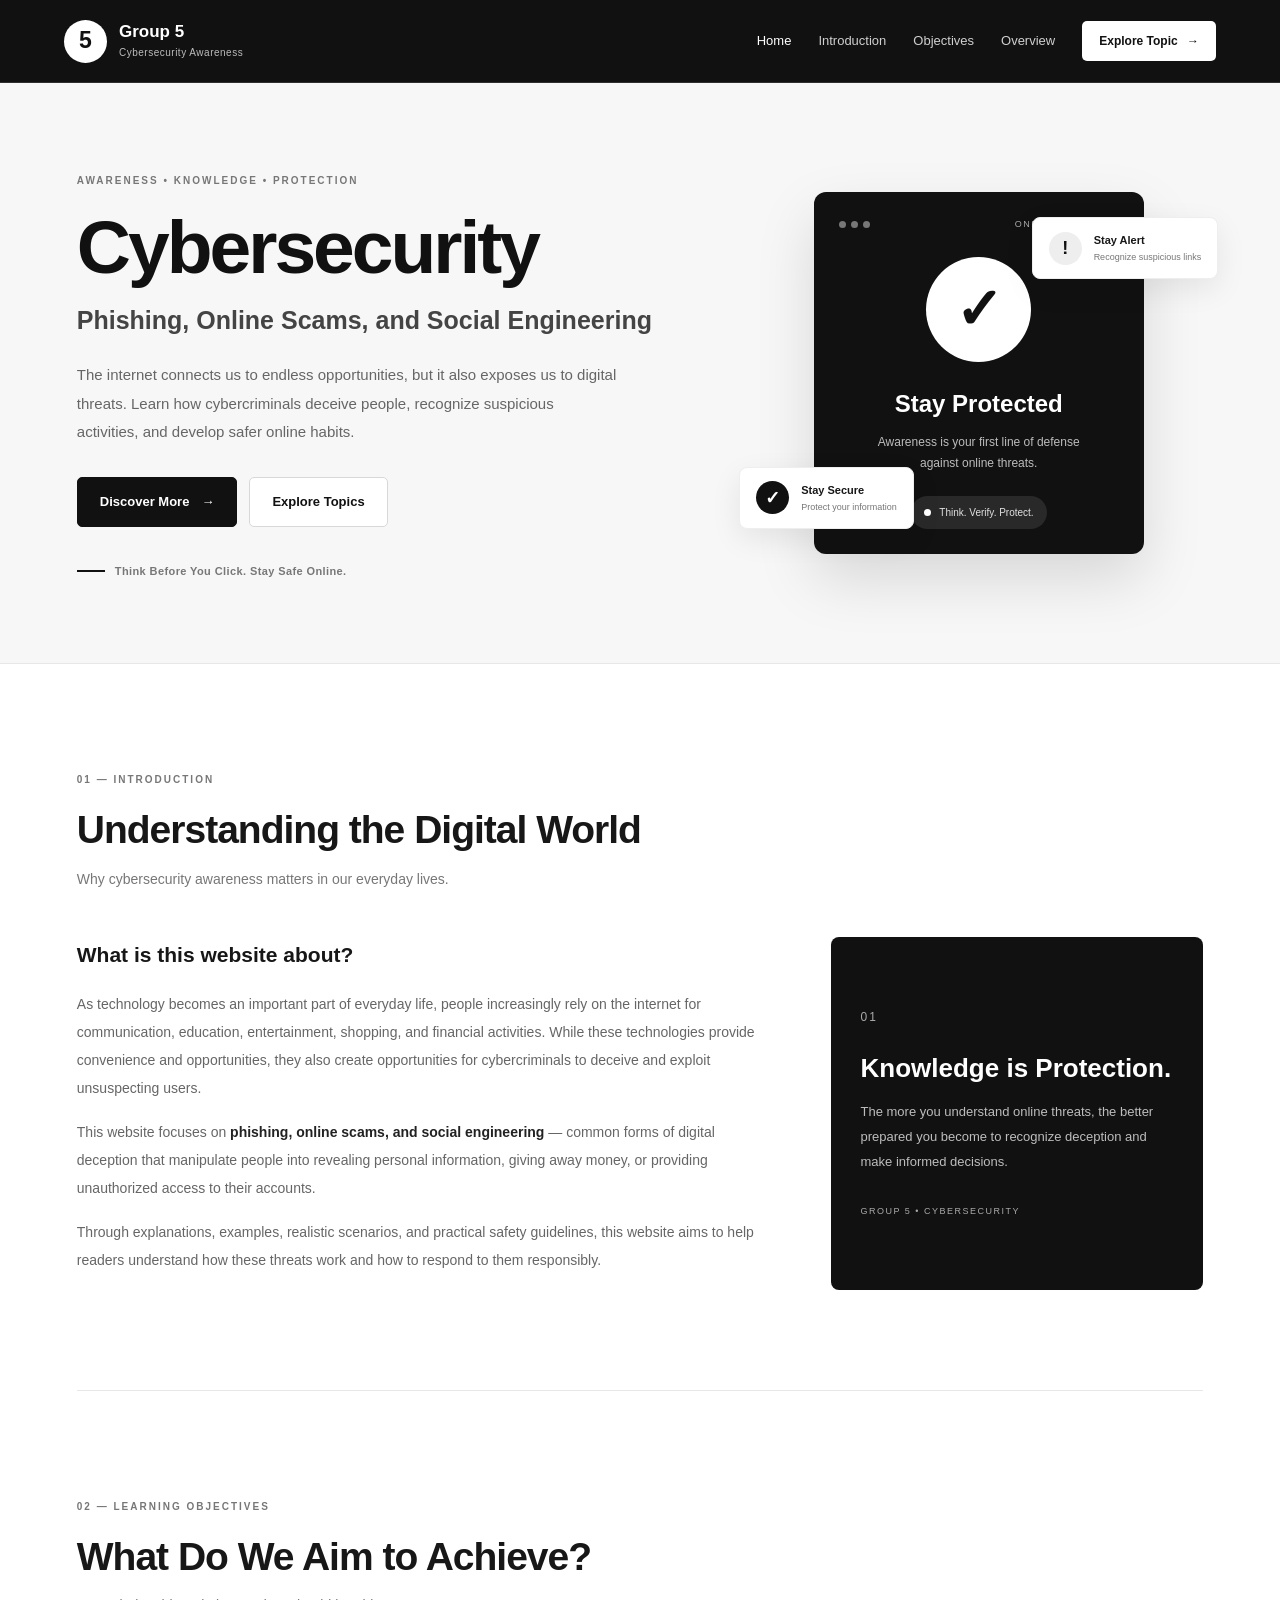
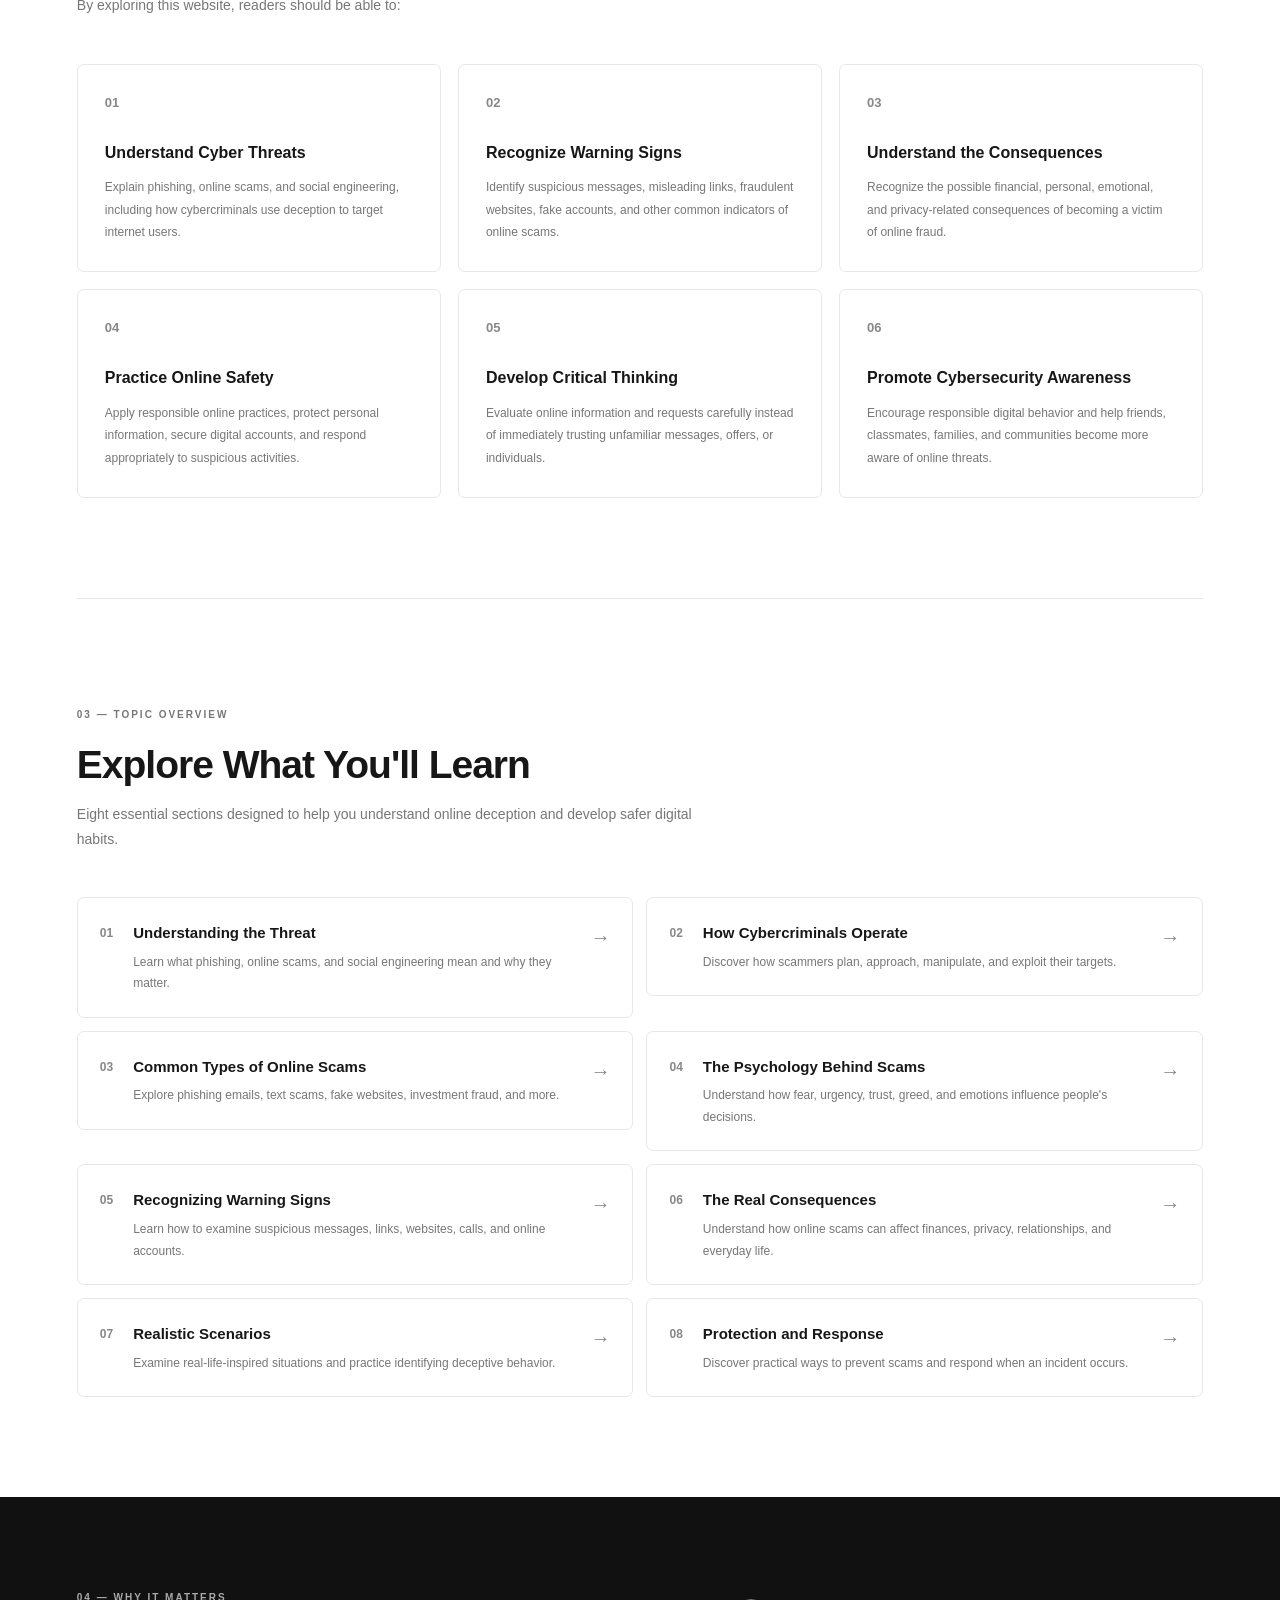
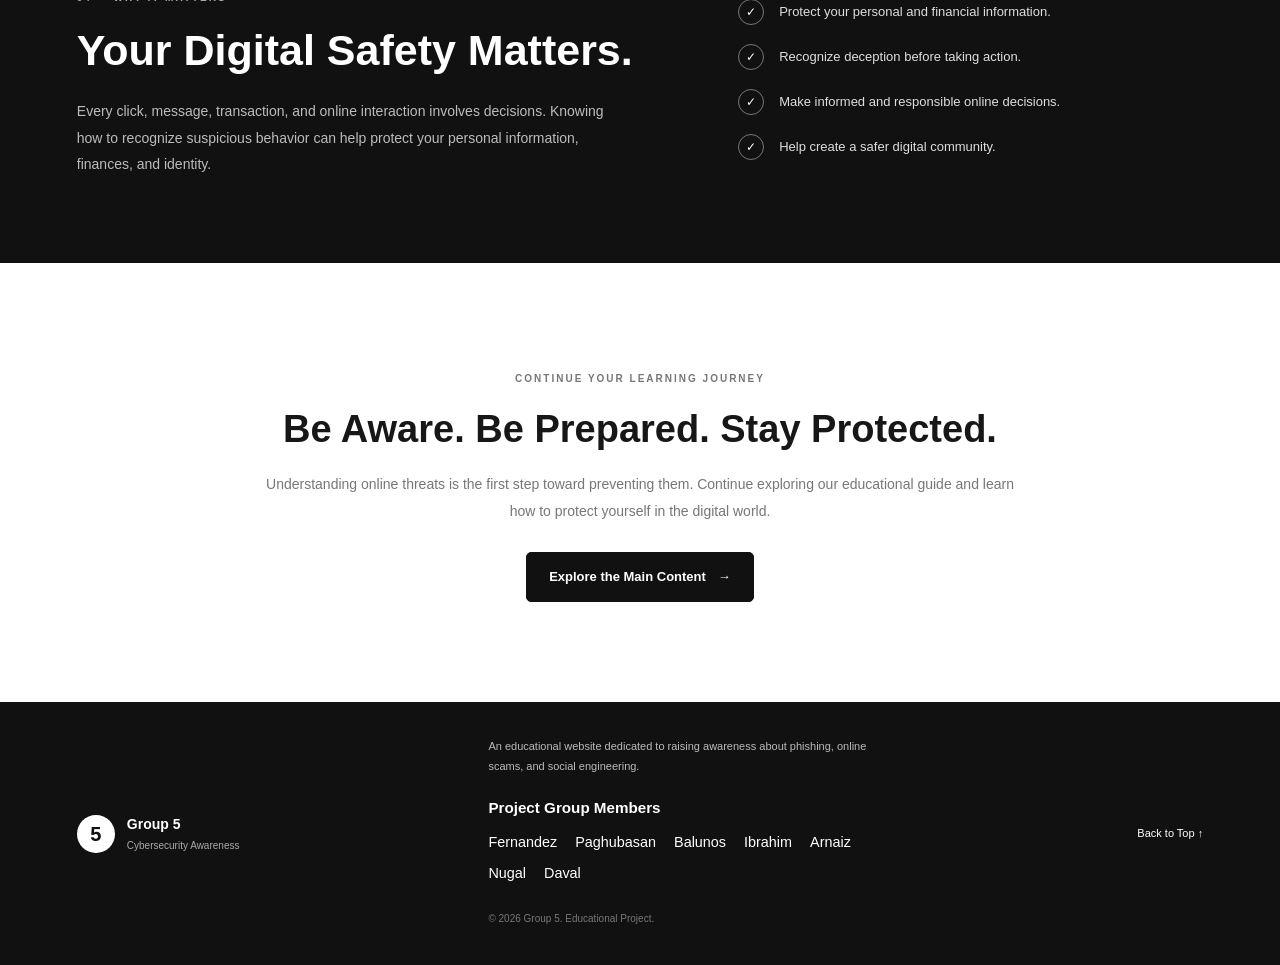
<file: index.html>
<!DOCTYPE html>
<html lang="en">
<head>
    <meta charset="UTF-8">
    <meta name="viewport" content="width=device-width, initial-scale=1.0">

    <meta name="description" content="An educational website about cybersecurity, phishing, online scams, and social engineering. Learn how to recognize online threats and protect yourself.">

    <title>Cybersecurity | Group 5</title>

    <link rel="stylesheet" href="style.css">
</head>

<body>

    <!-- ================= HEADER ================= -->
    <header class="header">

        <div class="header-container">

            <!-- Group Logo -->
            <a href="index.html" class="brand">

                <div class="logo-circle">
                    <span>5</span>
                </div>

                <div class="brand-name">
                    <h2>Group 5</h2>
                    <p>Cybersecurity Awareness</p>
                </div>

            </a>

            <!-- Navigation -->
            <nav class="navigation" aria-label="Main navigation">

                <a href="index.html" class="nav-link active">Home</a>

                <a href="#introduction" class="nav-link">Introduction</a>

                <a href="#objectives" class="nav-link">Objectives</a>

                <a href="#overview" class="nav-link">Overview</a>

                <a href="content.html" class="nav-button">
                    Explore Topic <span>→</span>
                </a>

            </nav>

        </div>

    </header>


    <main>

        <!-- ================= HERO SECTION ================= -->
        <section class="hero">

            <div class="hero-container">

                <div class="hero-content">

                    <span class="section-label">
                        AWARENESS • KNOWLEDGE • PROTECTION
                    </span>

                    <h1>
                        Cybersecurity
                    </h1>

                    <h2>
                        Phishing, Online Scams, and Social Engineering
                    </h2>

                    <p class="hero-description">
                        The internet connects us to endless opportunities,
                        but it also exposes us to digital threats.
                        Learn how cybercriminals deceive people, recognize
                        suspicious activities, and develop safer online habits.
                    </p>

                    <div class="hero-buttons">

                        <a href="#introduction" class="primary-button">
                            Discover More <span>→</span>
                        </a>

                        <a href="#overview" class="secondary-button">
                            Explore Topics
                        </a>

                    </div>

                    <div class="hero-note">
                        <span class="note-line"></span>
                        Think Before You Click. Stay Safe Online.
                    </div>

                </div>


                <!-- Hero Illustration -->
                <div class="hero-visual">

                    <div class="visual-card">

                        <div class="visual-top">
                            <span class="visual-dot"></span>
                            <span class="visual-dot"></span>
                            <span class="visual-dot"></span>
                            <span class="visual-label">ONLINE SECURITY</span>
                        </div>

                        <div class="shield-icon">
                            <span>✓</span>
                        </div>

                        <h3>Stay Protected</h3>

                        <p>
                            Awareness is your first line of defense
                            against online threats.
                        </p>

                        <div class="security-status">
                            <span class="status-dot"></span>
                            Think. Verify. Protect.
                        </div>

                    </div>

                    <div class="floating-card floating-card-top">
                        <span class="floating-icon">!</span>
                        <div>
                            <strong>Stay Alert</strong>
                            <p>Recognize suspicious links</p>
                        </div>
                    </div>

                    <div class="floating-card floating-card-bottom">
                        <span class="floating-icon check-icon">✓</span>
                        <div>
                            <strong>Stay Secure</strong>
                            <p>Protect your information</p>
                        </div>
                    </div>

                </div>

            </div>

        </section>


        <!-- ================= INTRODUCTION ================= -->
        <section class="content-section introduction" id="introduction">

            <div class="section-heading">
                <span class="section-label">01 — INTRODUCTION</span>

                <h2>
                    Understanding the Digital World
                </h2>

                <p>
                    Why cybersecurity awareness matters in our everyday lives.
                </p>
            </div>

            <div class="introduction-content">

                <div class="introduction-text">

                    <h3>
                        What is this website about?
                    </h3>

                    <p>
                        As technology becomes an important part of everyday
                        life, people increasingly rely on the internet for
                        communication, education, entertainment, shopping,
                        and financial activities. While these technologies
                        provide convenience and opportunities, they also
                        create opportunities for cybercriminals to deceive
                        and exploit unsuspecting users.
                    </p>

                    <p>
                        This website focuses on <strong>phishing, online
                        scams, and social engineering</strong> — common
                        forms of digital deception that manipulate people
                        into revealing personal information, giving away
                        money, or providing unauthorized access to their
                        accounts.
                    </p>

                    <p>
                        Through explanations, examples, realistic scenarios,
                        and practical safety guidelines, this website aims
                        to help readers understand how these threats work
                        and how to respond to them responsibly.
                    </p>

                </div>


                <div class="introduction-highlight">

                    <span class="highlight-number">01</span>

                    <h3>
                        Knowledge is Protection.
                    </h3>

                    <p>
                        The more you understand online threats, the better
                        prepared you become to recognize deception and make
                        informed decisions.
                    </p>

                    <span class="highlight-bottom">
                        GROUP 5 • CYBERSECURITY
                    </span>

                </div>

            </div>

        </section>


        <!-- ================= OBJECTIVES ================= -->
        <section class="content-section objectives" id="objectives">

            <div class="section-heading">
                <span class="section-label">02 — LEARNING OBJECTIVES</span>

                <h2>
                    What Do We Aim to Achieve?
                </h2>

                <p>
                    By exploring this website, readers should be able to:
                </p>
            </div>

            <div class="objectives-grid">

                <article class="objective-card">

                    <div class="objective-number">01</div>

                    <h3>Understand Cyber Threats</h3>

                    <p>
                        Explain phishing, online scams, and social engineering,
                        including how cybercriminals use deception to target
                        internet users.
                    </p>

                </article>


                <article class="objective-card">

                    <div class="objective-number">02</div>

                    <h3>Recognize Warning Signs</h3>

                    <p>
                        Identify suspicious messages, misleading links,
                        fraudulent websites, fake accounts, and other
                        common indicators of online scams.
                    </p>

                </article>


                <article class="objective-card">

                    <div class="objective-number">03</div>

                    <h3>Understand the Consequences</h3>

                    <p>
                        Recognize the possible financial, personal,
                        emotional, and privacy-related consequences
                        of becoming a victim of online fraud.
                    </p>

                </article>


                <article class="objective-card">

                    <div class="objective-number">04</div>

                    <h3>Practice Online Safety</h3>

                    <p>
                        Apply responsible online practices, protect
                        personal information, secure digital accounts,
                        and respond appropriately to suspicious activities.
                    </p>

                </article>


                <article class="objective-card">

                    <div class="objective-number">05</div>

                    <h3>Develop Critical Thinking</h3>

                    <p>
                        Evaluate online information and requests carefully
                        instead of immediately trusting unfamiliar messages,
                        offers, or individuals.
                    </p>

                </article>


                <article class="objective-card">

                    <div class="objective-number">06</div>

                    <h3>Promote Cybersecurity Awareness</h3>

                    <p>
                        Encourage responsible digital behavior and help
                        friends, classmates, families, and communities
                        become more aware of online threats.
                    </p>

                </article>

            </div>

        </section>


        <!-- ================= TOPIC OVERVIEW ================= -->
        <section class="content-section overview" id="overview">

            <div class="section-heading">
                <span class="section-label">03 — TOPIC OVERVIEW</span>

                <h2>
                    Explore What You'll Learn
                </h2>

                <p>
                    Eight essential sections designed to help you understand
                    online deception and develop safer digital habits.
                </p>
            </div>


            <div class="overview-grid">

                <a href="content.html#section-1" class="topic-card">
                <article class="overview-card">

                    <span class="overview-number">01</span>

                    <div class="overview-card-content">
                        
                        <h3>Understanding the Threat</h3>

                        <p>
                            Learn what phishing, online scams, and social
                            engineering mean and why they matter.
                        </p>
                        
                    </div>

                    <span class="overview-arrow">→</span>

                </article>
                </a>

                <a href="content.html#section-2" class="topic-card">
                <article class="overview-card">

                    <span class="overview-number">02</span>

                    <div class="overview-card-content">
                        <h3>How Cybercriminals Operate</h3>

                        <p>
                            Discover how scammers plan, approach, manipulate,
                            and exploit their targets.
                        </p>
                    </div>

                    <span class="overview-arrow">→</span>

                </article>
                </a>

                <a href="content.html#section-3" class="topic-card">
                <article class="overview-card">

                    <span class="overview-number">03</span>

                    <div class="overview-card-content">
                        <h3>Common Types of Online Scams</h3>

                        <p>
                            Explore phishing emails, text scams, fake websites,
                            investment fraud, and more.
                        </p>
                    </div>

                    <span class="overview-arrow">→</span>

                </article>
                </a>

                <a href="content.html#section-4" class="topic-card">
                <article class="overview-card">

                    <span class="overview-number">04</span>

                    <div class="overview-card-content">
                        <h3>The Psychology Behind Scams</h3>

                        <p>
                            Understand how fear, urgency, trust, greed,
                            and emotions influence people's decisions.
                        </p>
                    </div>

                    <span class="overview-arrow">→</span>

                </article>
                </a>
                
                <a href="content.html#section-5" class="topic-card">
                <article class="overview-card">

                    <span class="overview-number">05</span>

                    <div class="overview-card-content">
                        <h3>Recognizing Warning Signs</h3>

                        <p>
                            Learn how to examine suspicious messages,
                            links, websites, calls, and online accounts.
                        </p>
                    </div>

                    <span class="overview-arrow">→</span>

                </article>
                </a>
                
                <a href="content.html#section-6" class="topic-card">
                <article class="overview-card">

                    <span class="overview-number">06</span>

                    <div class="overview-card-content">
                        <h3>The Real Consequences</h3>

                        <p>
                            Understand how online scams can affect finances,
                            privacy, relationships, and everyday life.
                        </p>
                    </div>

                    <span class="overview-arrow">→</span>

                </article>
                </a>

                <a href="content.html#section-7" class="topic-card">
                <article class="overview-card">

                    <span class="overview-number">07</span>

                    <div class="overview-card-content">
                        <h3>Realistic Scenarios</h3>

                        <p>
                            Examine real-life-inspired situations and
                            practice identifying deceptive behavior.
                        </p>
                    </div>

                    <span class="overview-arrow">→</span>

                </article>
                </a>

                <a href="content.html#section-8" class="topic-card">
                <article class="overview-card">

                    <span class="overview-number">08</span>

                    <div class="overview-card-content">
                        <h3>Protection and Response</h3>

                        <p>
                            Discover practical ways to prevent scams
                            and respond when an incident occurs.
                        </p>
                    </div>

                    <span class="overview-arrow">→</span>

                </article>
                </a>
            </div>

        </section>


        <!-- ================= WHY IT MATTERS ================= -->
        <section class="why-section">

            <div class="why-container">

                <div class="why-heading">
                    <span class="section-label light-label">
                        04 — WHY IT MATTERS
                    </span>

                    <h2>
                        Your Digital Safety Matters.
                    </h2>

                    <p>
                        Every click, message, transaction, and online
                        interaction involves decisions. Knowing how to
                        recognize suspicious behavior can help protect
                        your personal information, finances, and identity.
                    </p>

                </div>


                <div class="why-points">

                    <div class="why-point">
                        <span>✓</span>
                        <p>Protect your personal and financial information.</p>
                    </div>

                    <div class="why-point">
                        <span>✓</span>
                        <p>Recognize deception before taking action.</p>
                    </div>

                    <div class="why-point">
                        <span>✓</span>
                        <p>Make informed and responsible online decisions.</p>
                    </div>

                    <div class="why-point">
                        <span>✓</span>
                        <p>Help create a safer digital community.</p>
                    </div>

                </div>

            </div>

        </section>


        <!-- ================= CALL TO ACTION ================= -->
        <section class="closing-section">

            <span class="section-label">CONTINUE YOUR LEARNING JOURNEY</span>

            <h2>
                Be Aware. Be Prepared. Stay Protected.
            </h2>

            <p>
                Understanding online threats is the first step toward
                preventing them. Continue exploring our educational
                guide and learn how to protect yourself in the digital world.
            </p>

            <a href="content.html" class="primary-button">
                Explore the Main Content <span>→</span>
            </a>

        </section>

    </main>


    <!-- ================= FOOTER ================= -->
    <footer class="footer">

        <div class="footer-container">

            <div class="footer-brand">

                <div class="footer-logo">
                    5
                </div>

                <div>
                    <h3>Group 5</h3>
                    <p>Cybersecurity Awareness</p>
                </div>

            </div>


            <div class="footer-description">

                <p>
                    An educational website dedicated to raising awareness
                    about phishing, online scams, and social engineering.
                </p>

                <div class="footer-members">
                    <h4>Project Group Members</h4>
                    <ul>
                        <li>Fernandez</li>
                        <li>Paghubasan</li>
                        <li>Balunos</li>
                        <li>Ibrahim</li>
                        <li>Arnaiz</li>
                        <li>Nugal</li>
                        <li>Daval</li>
                    </ul>
                </div>

                <span>
                    © 2026 Group 5. Educational Project.
                </span>

            </div>

            <a href="#" class="back-to-top">
                Back to Top ↑
            </a>

        </div>

    </footer>

</body>
</html>
</file>
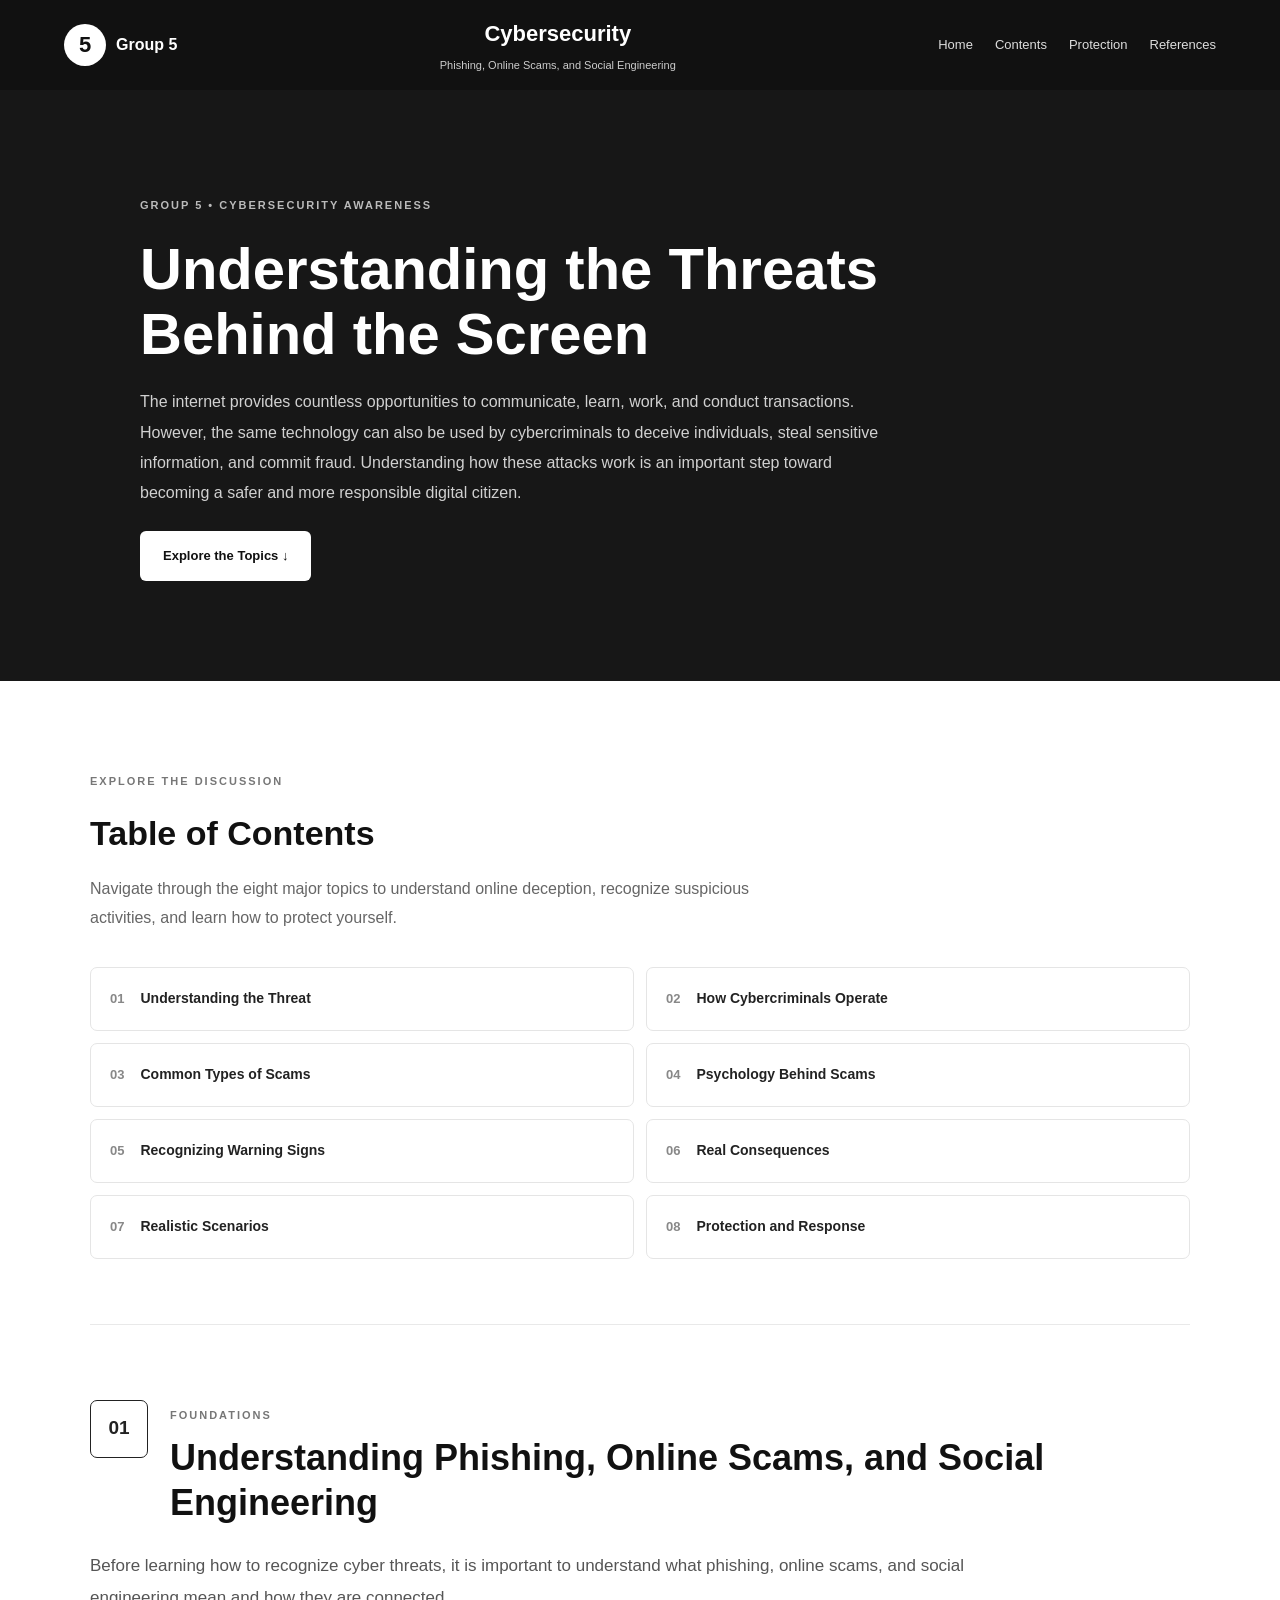
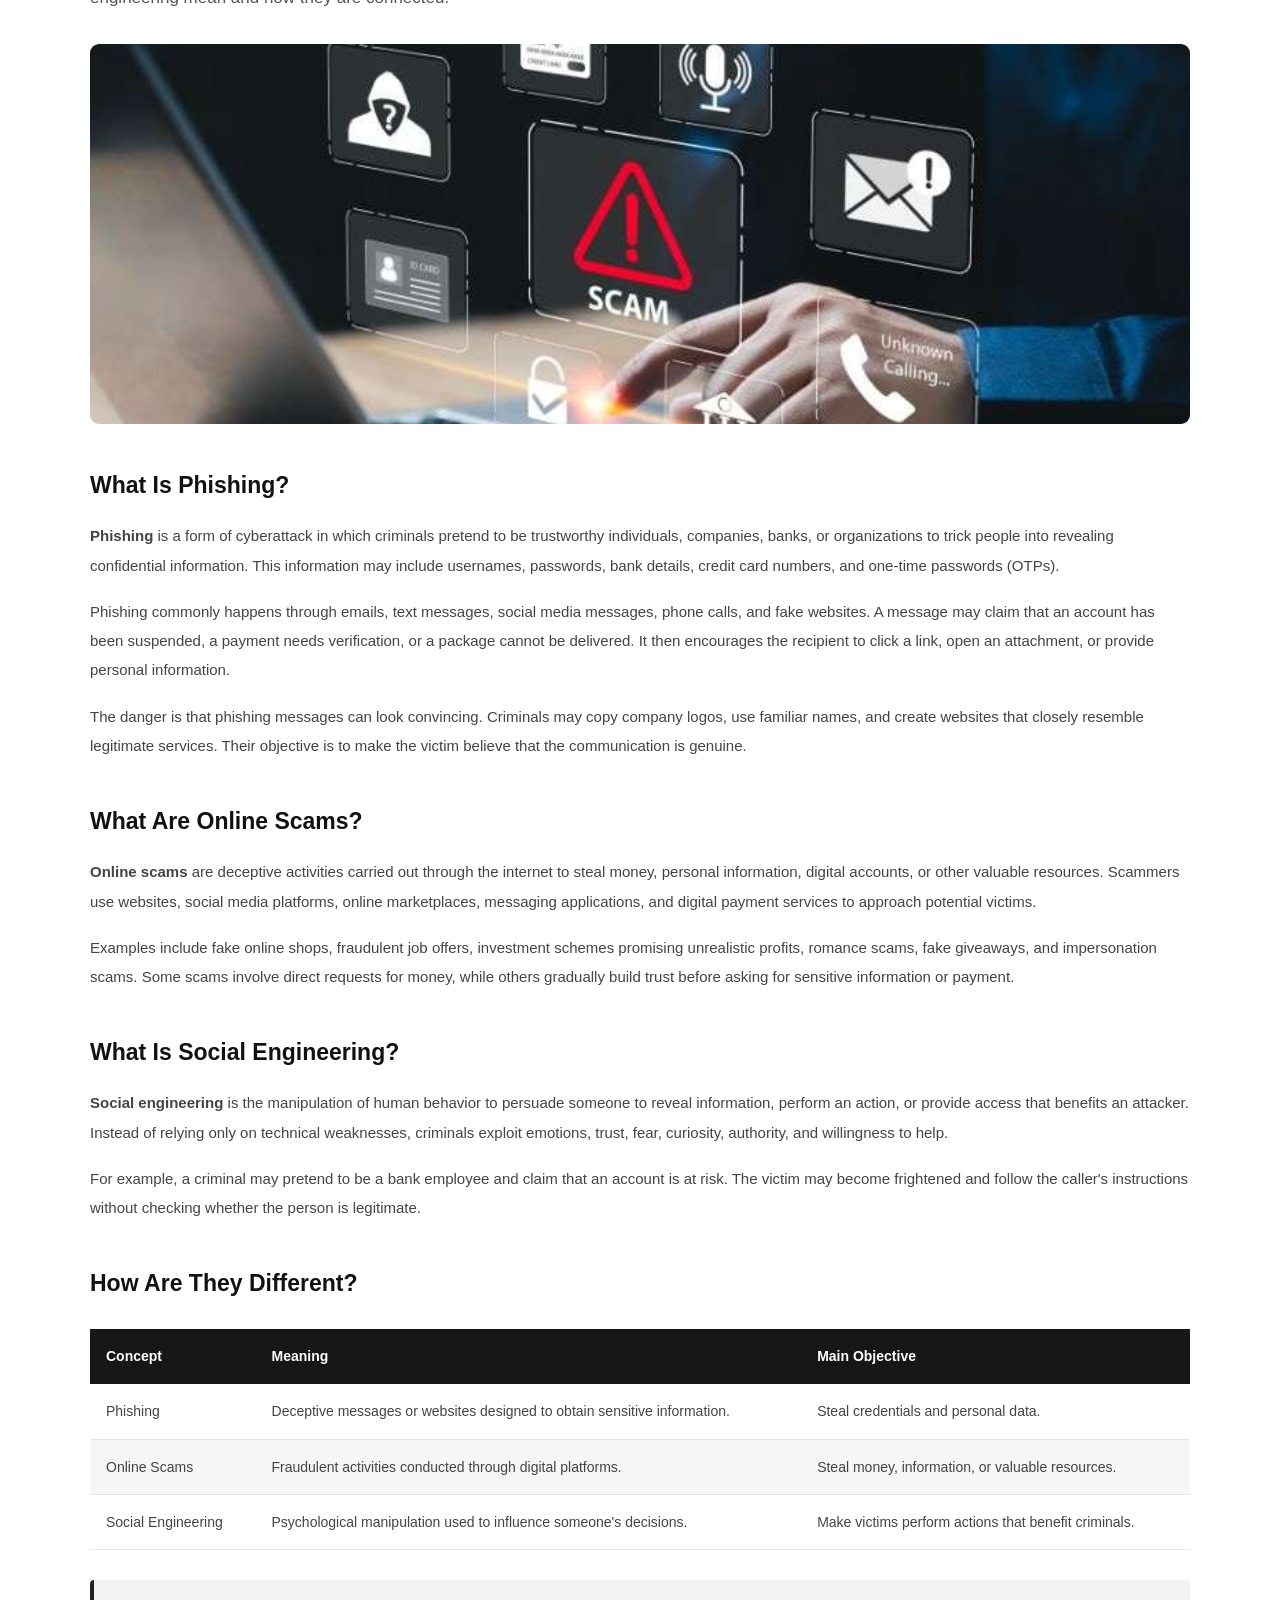
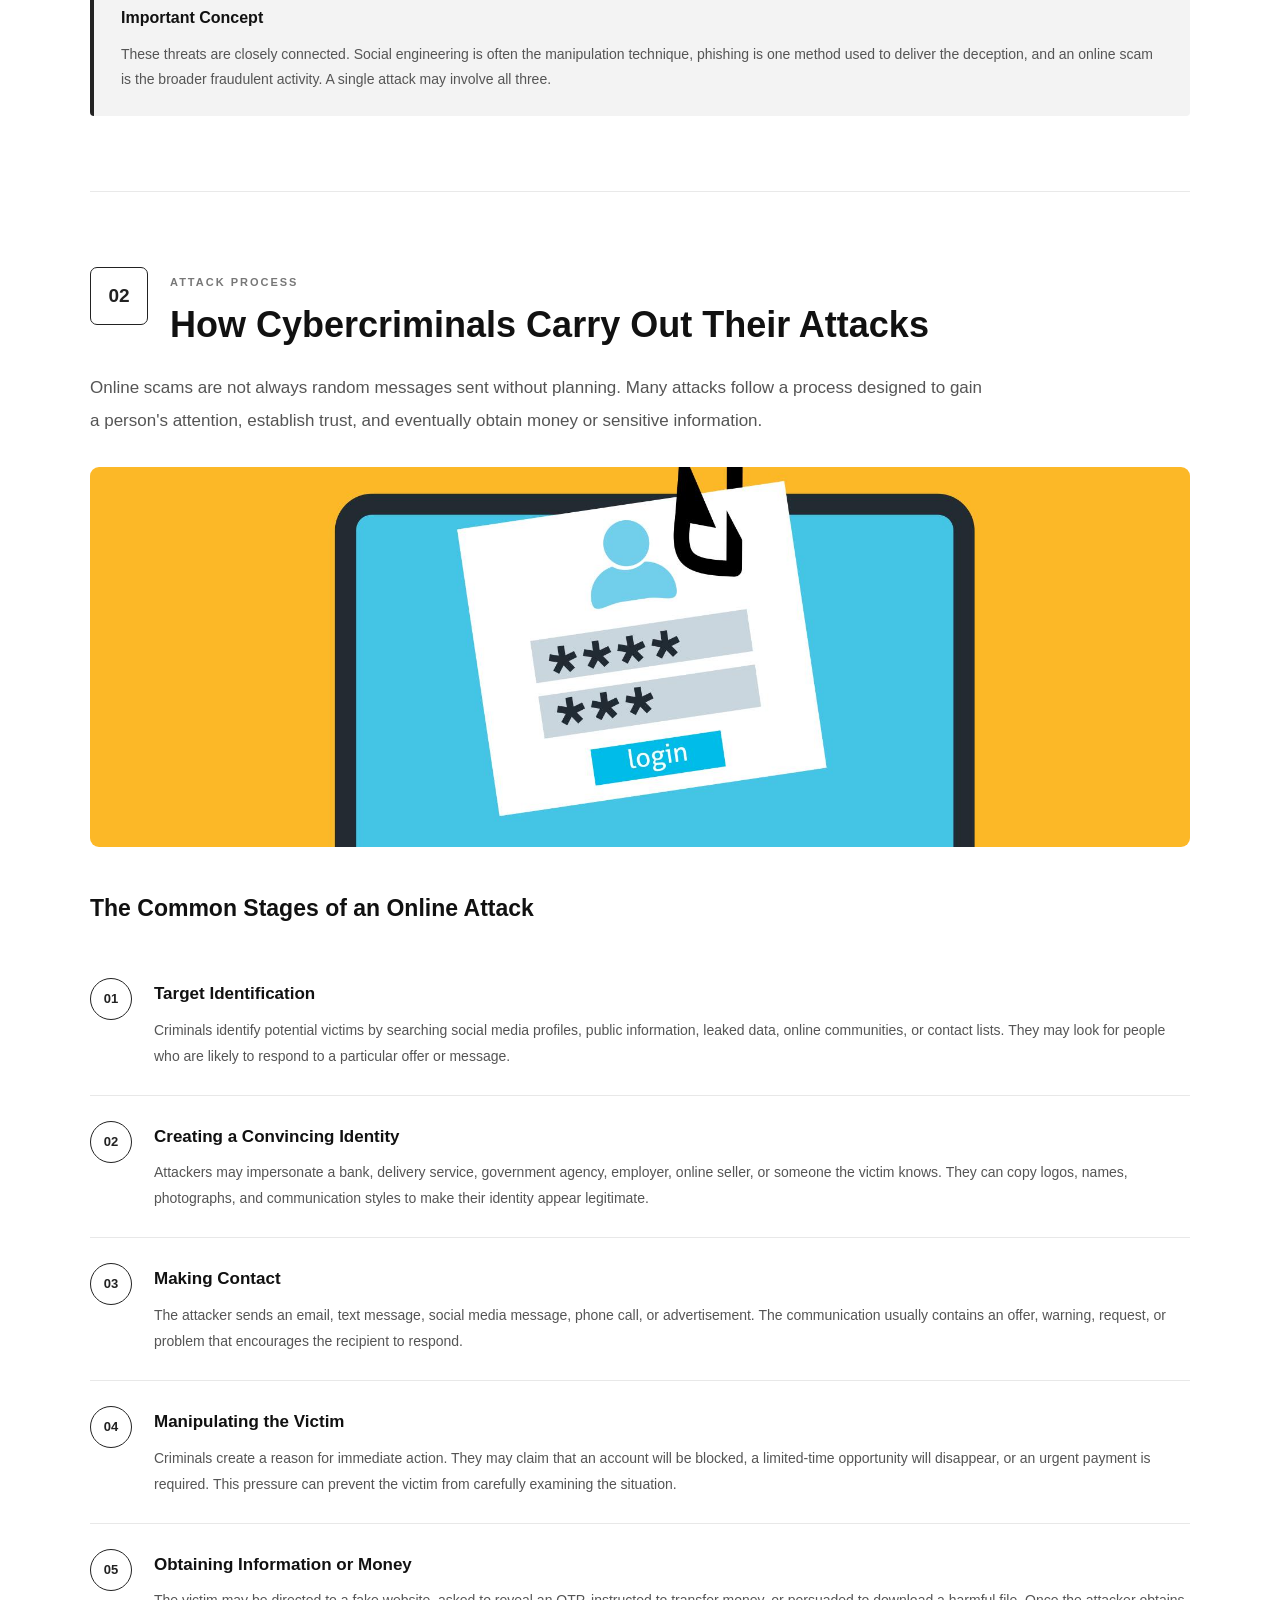
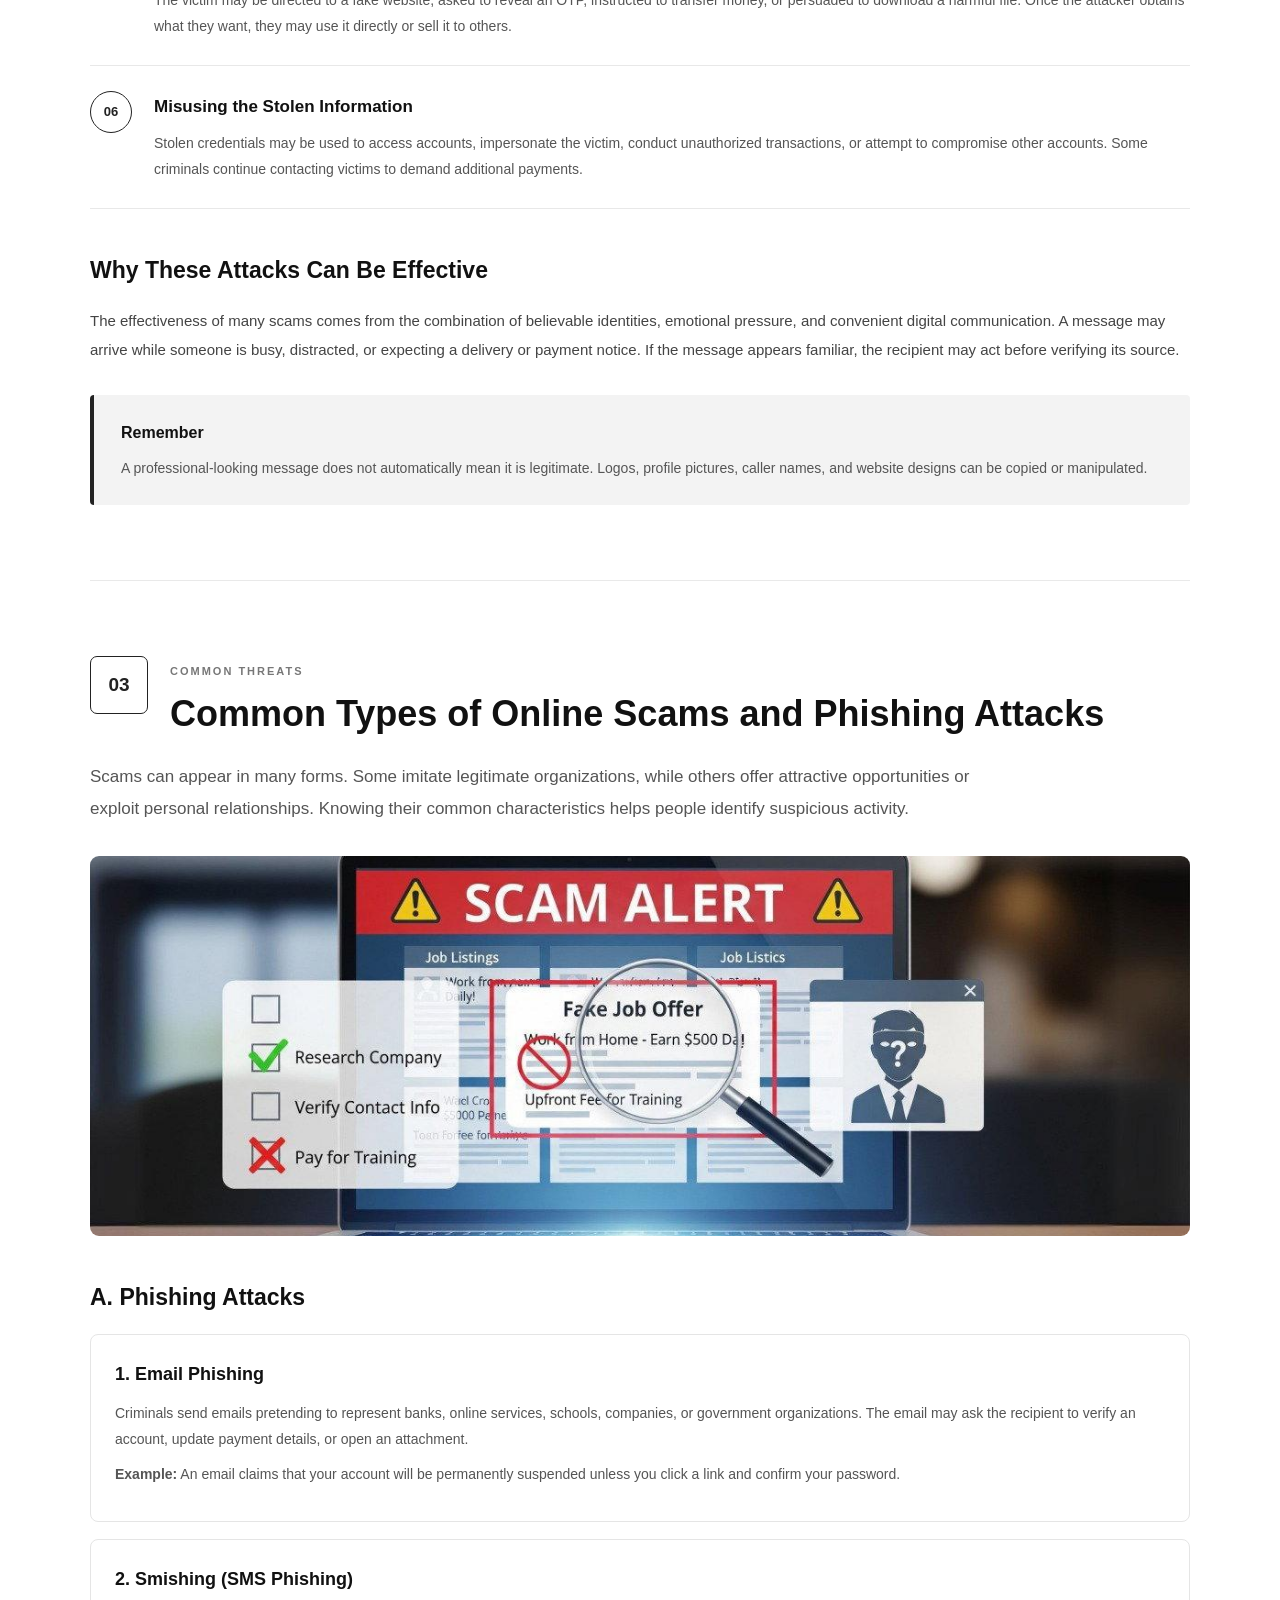
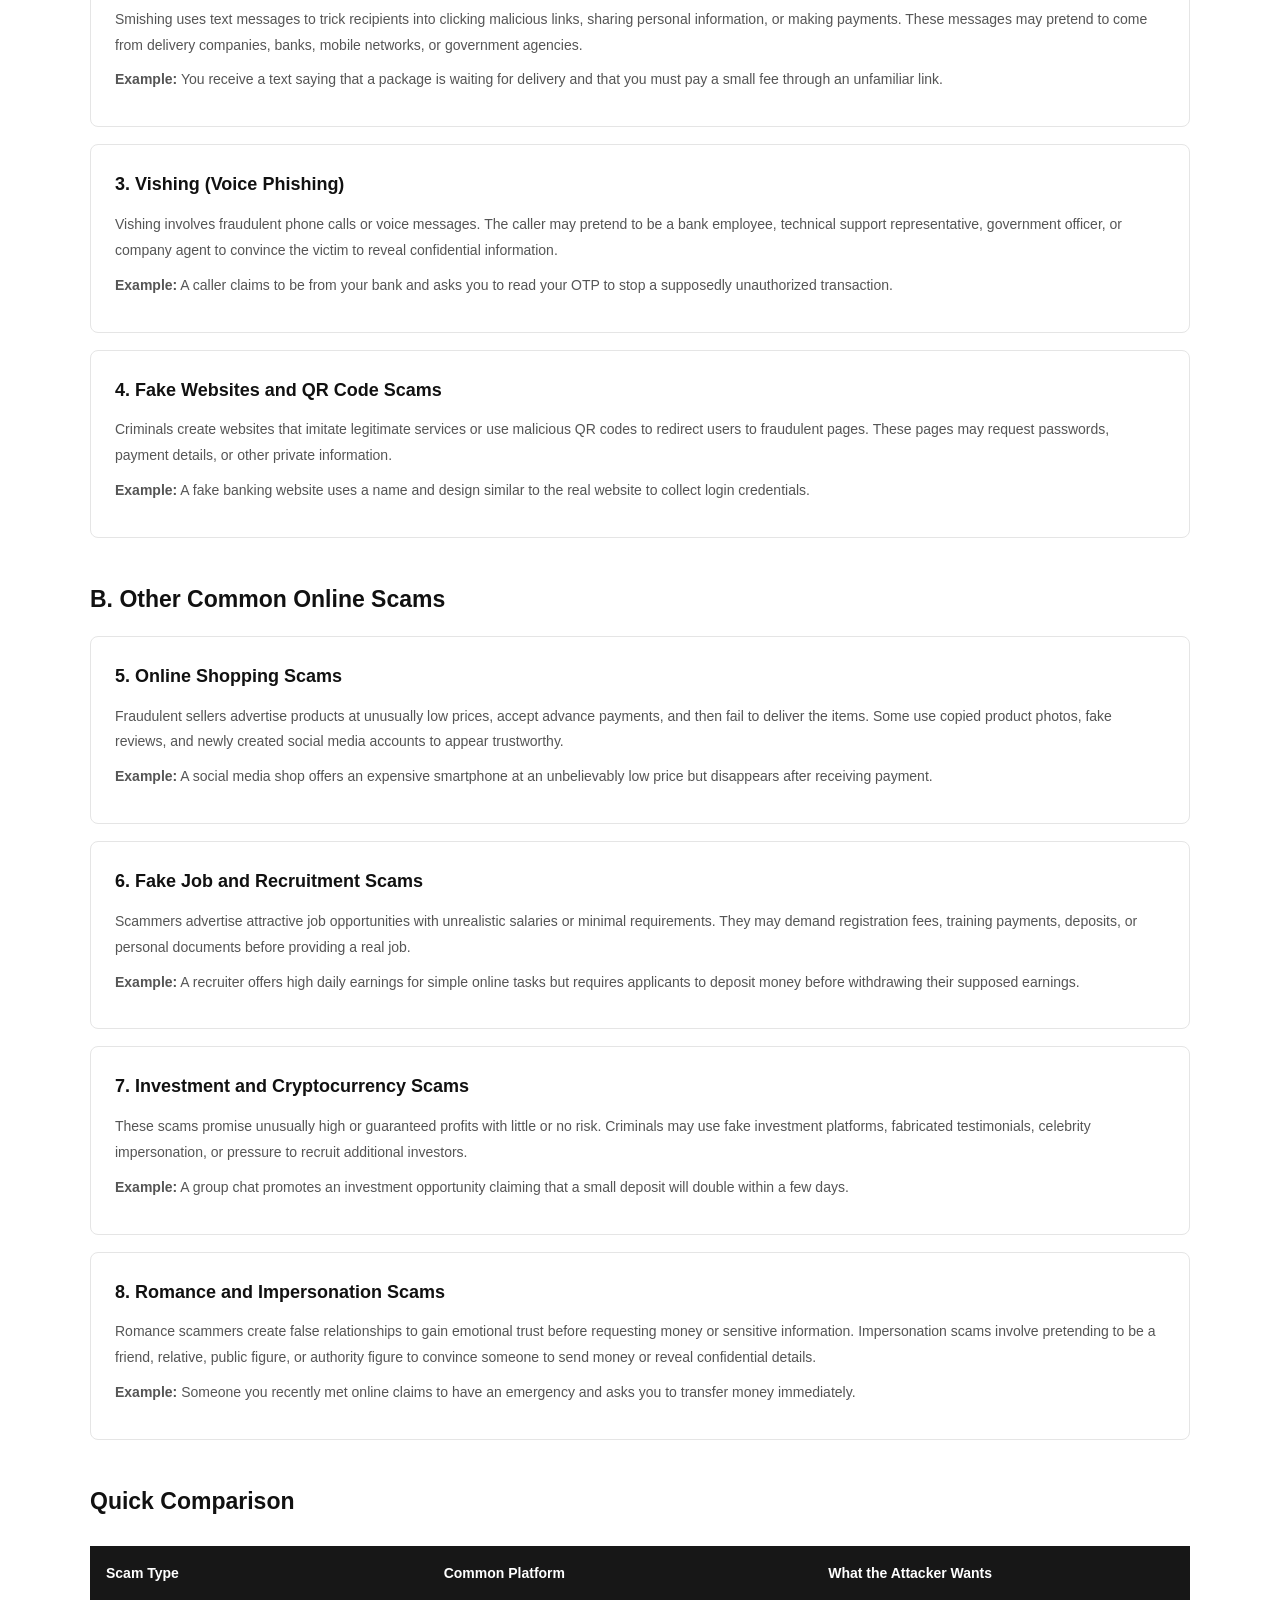
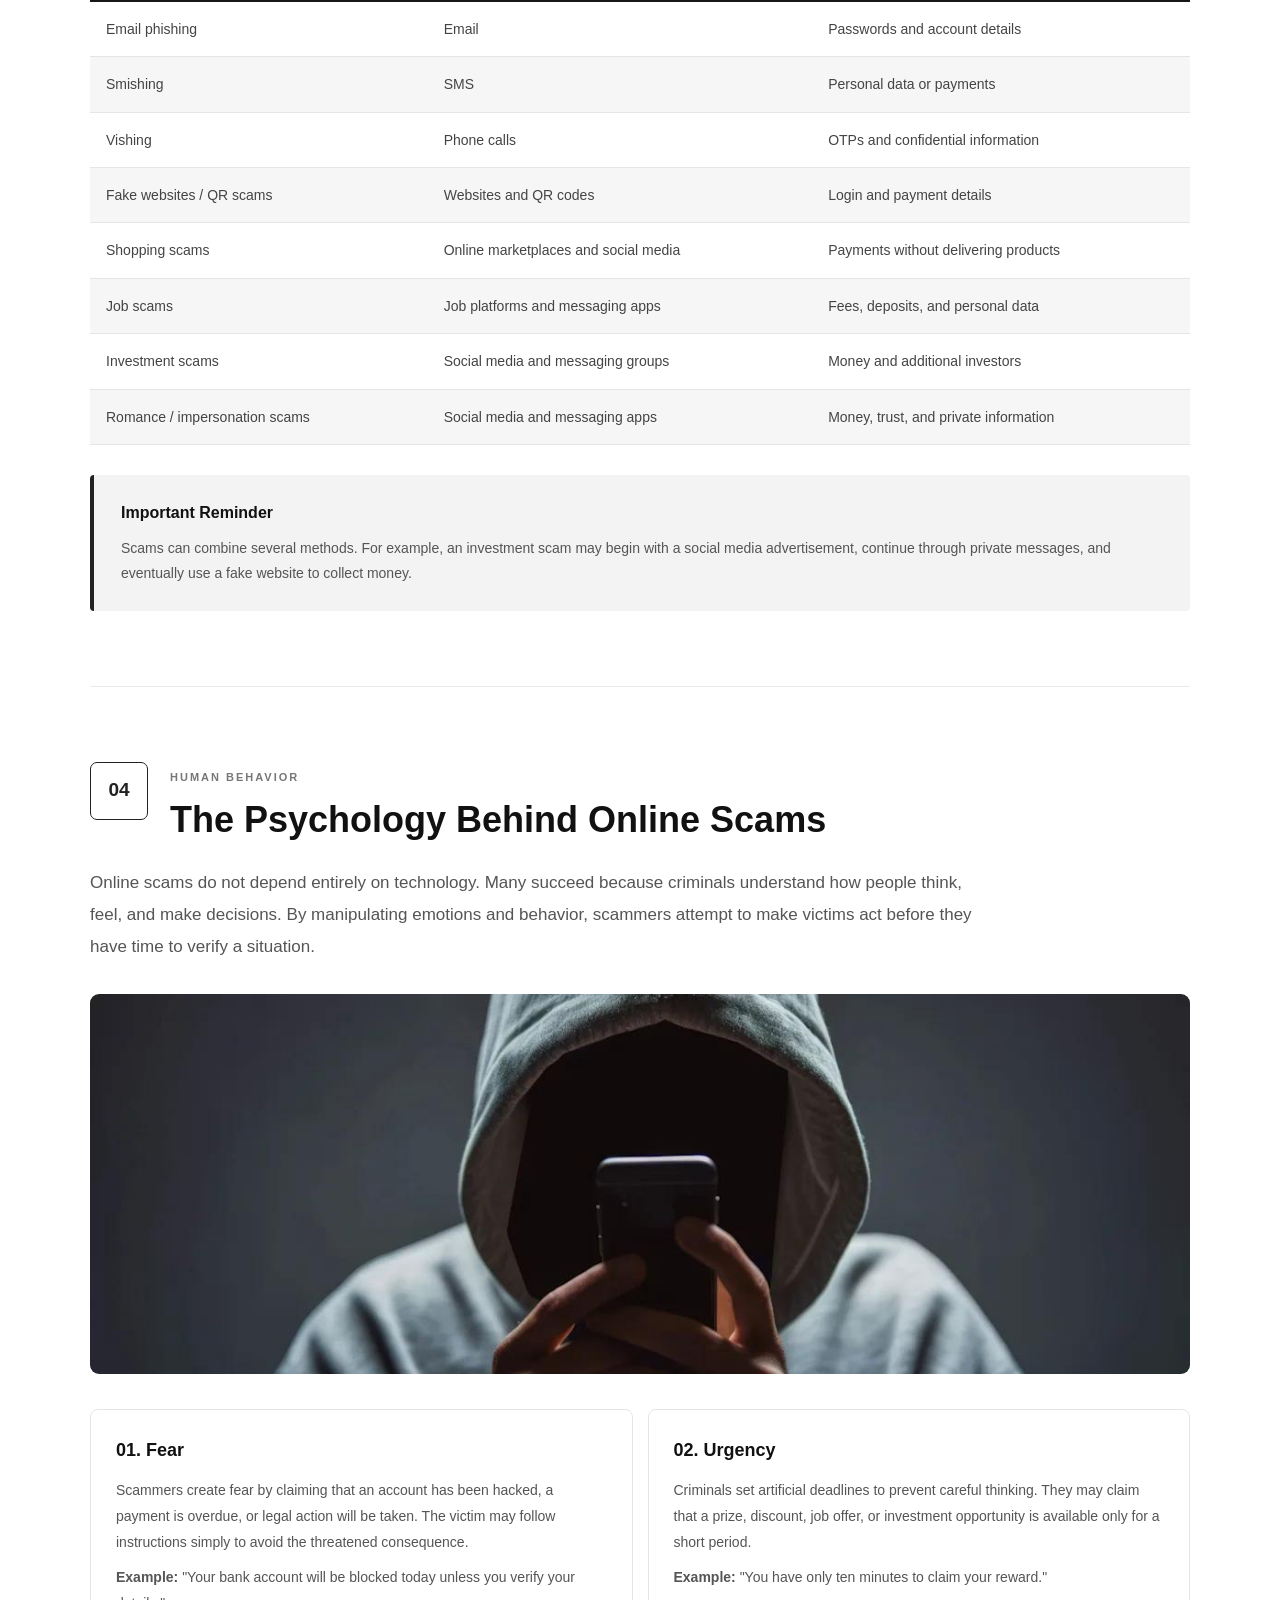
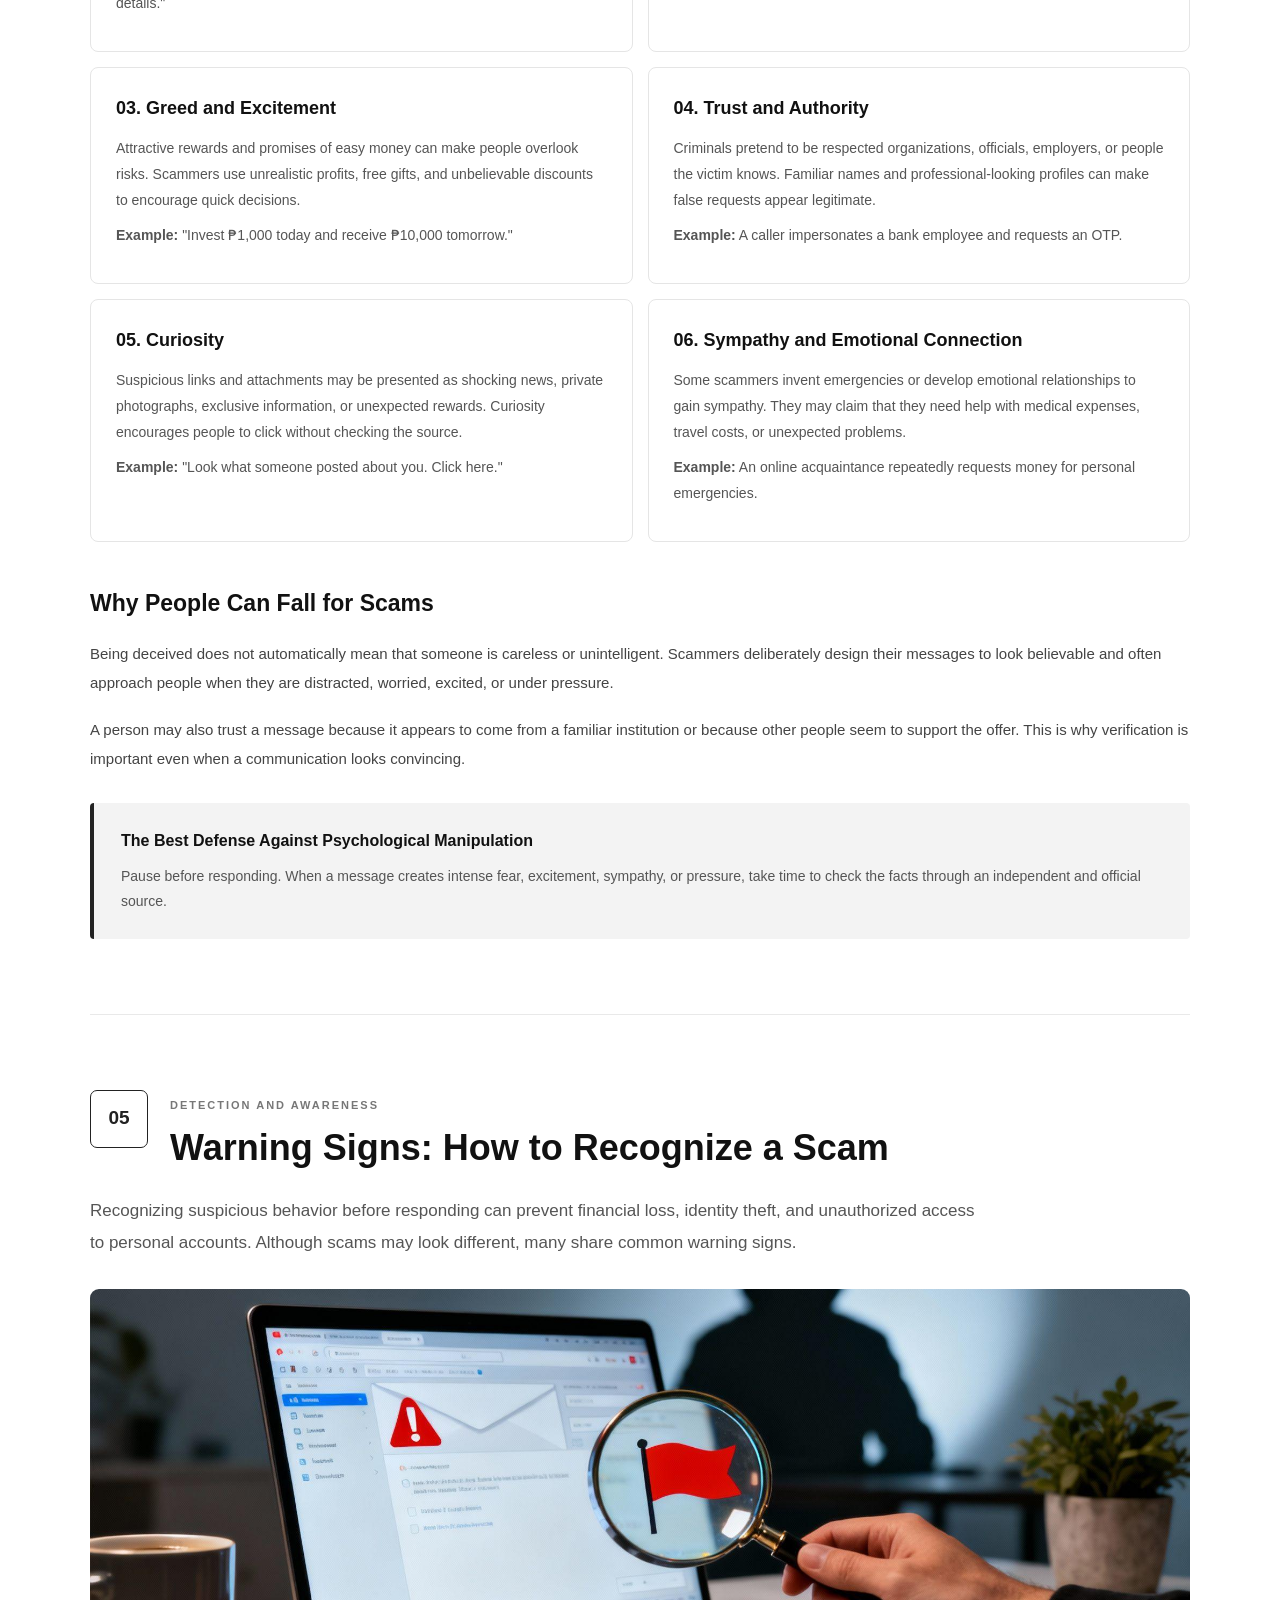
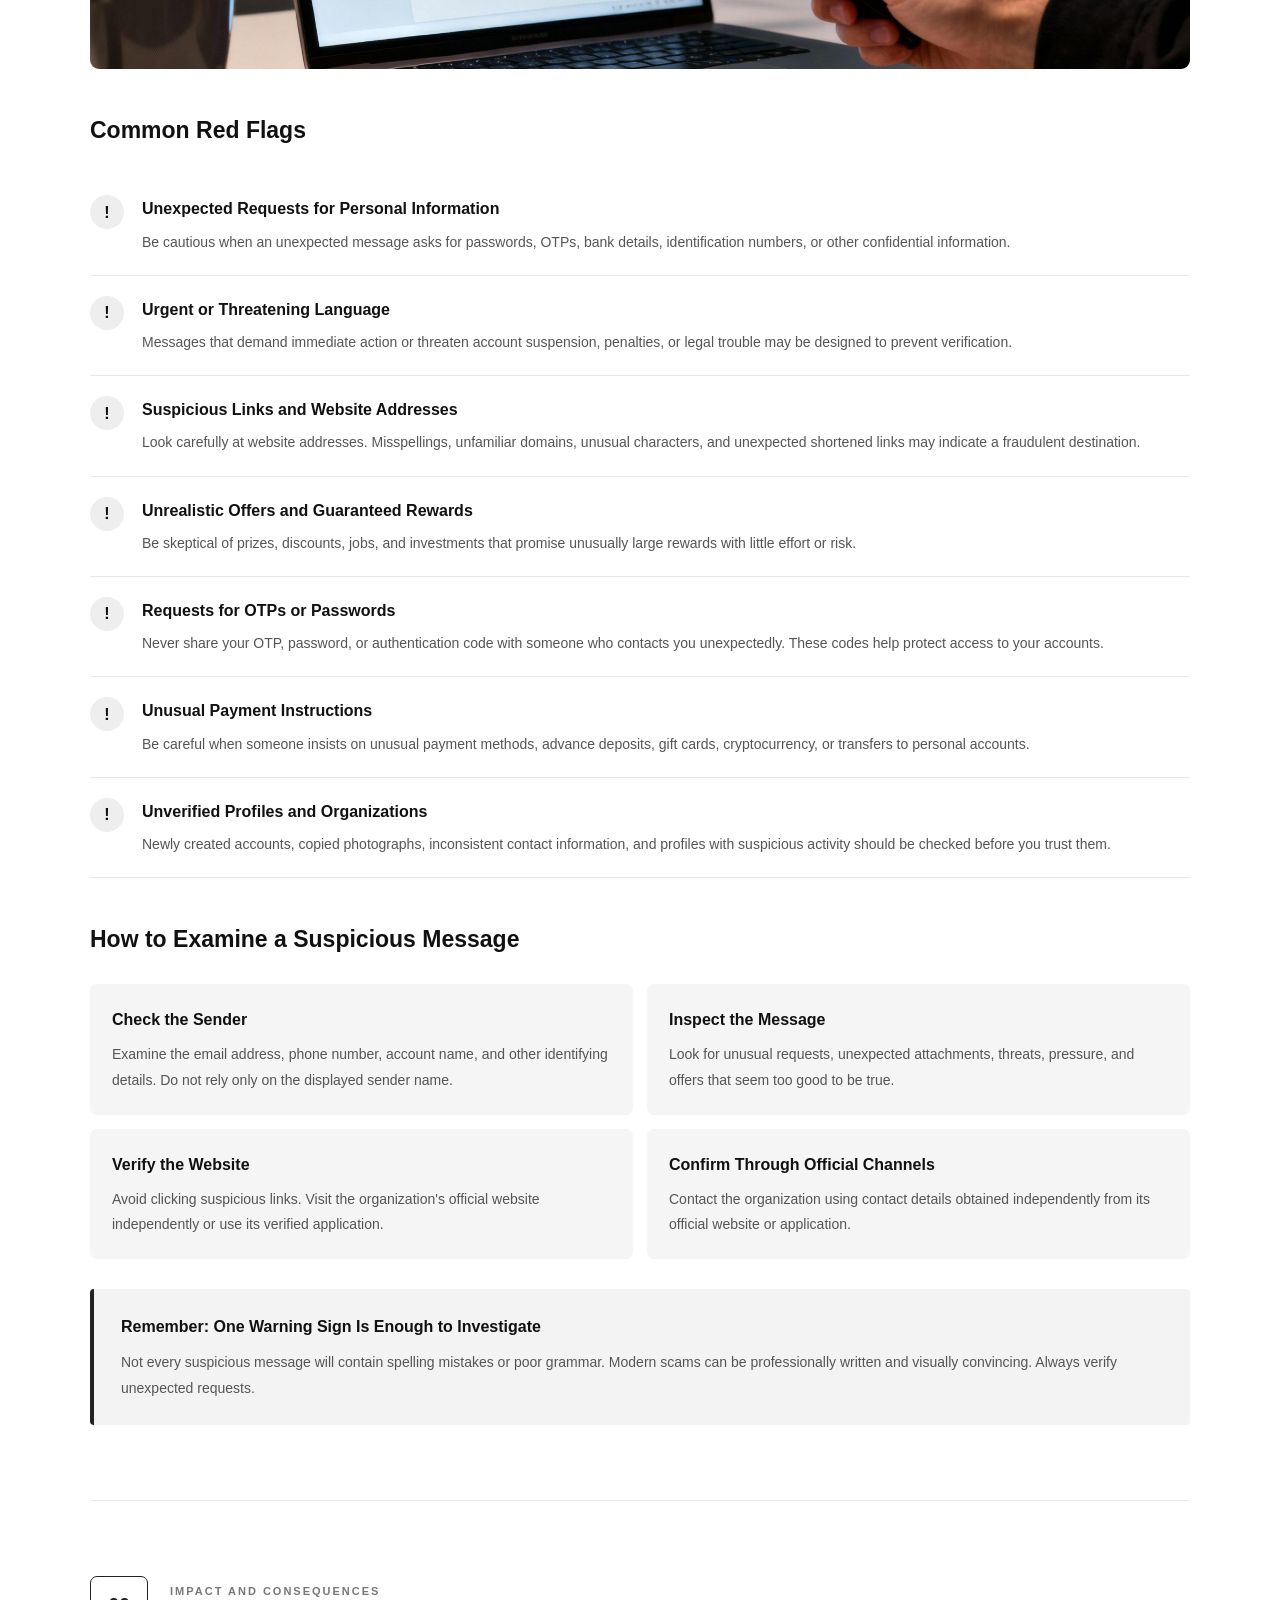
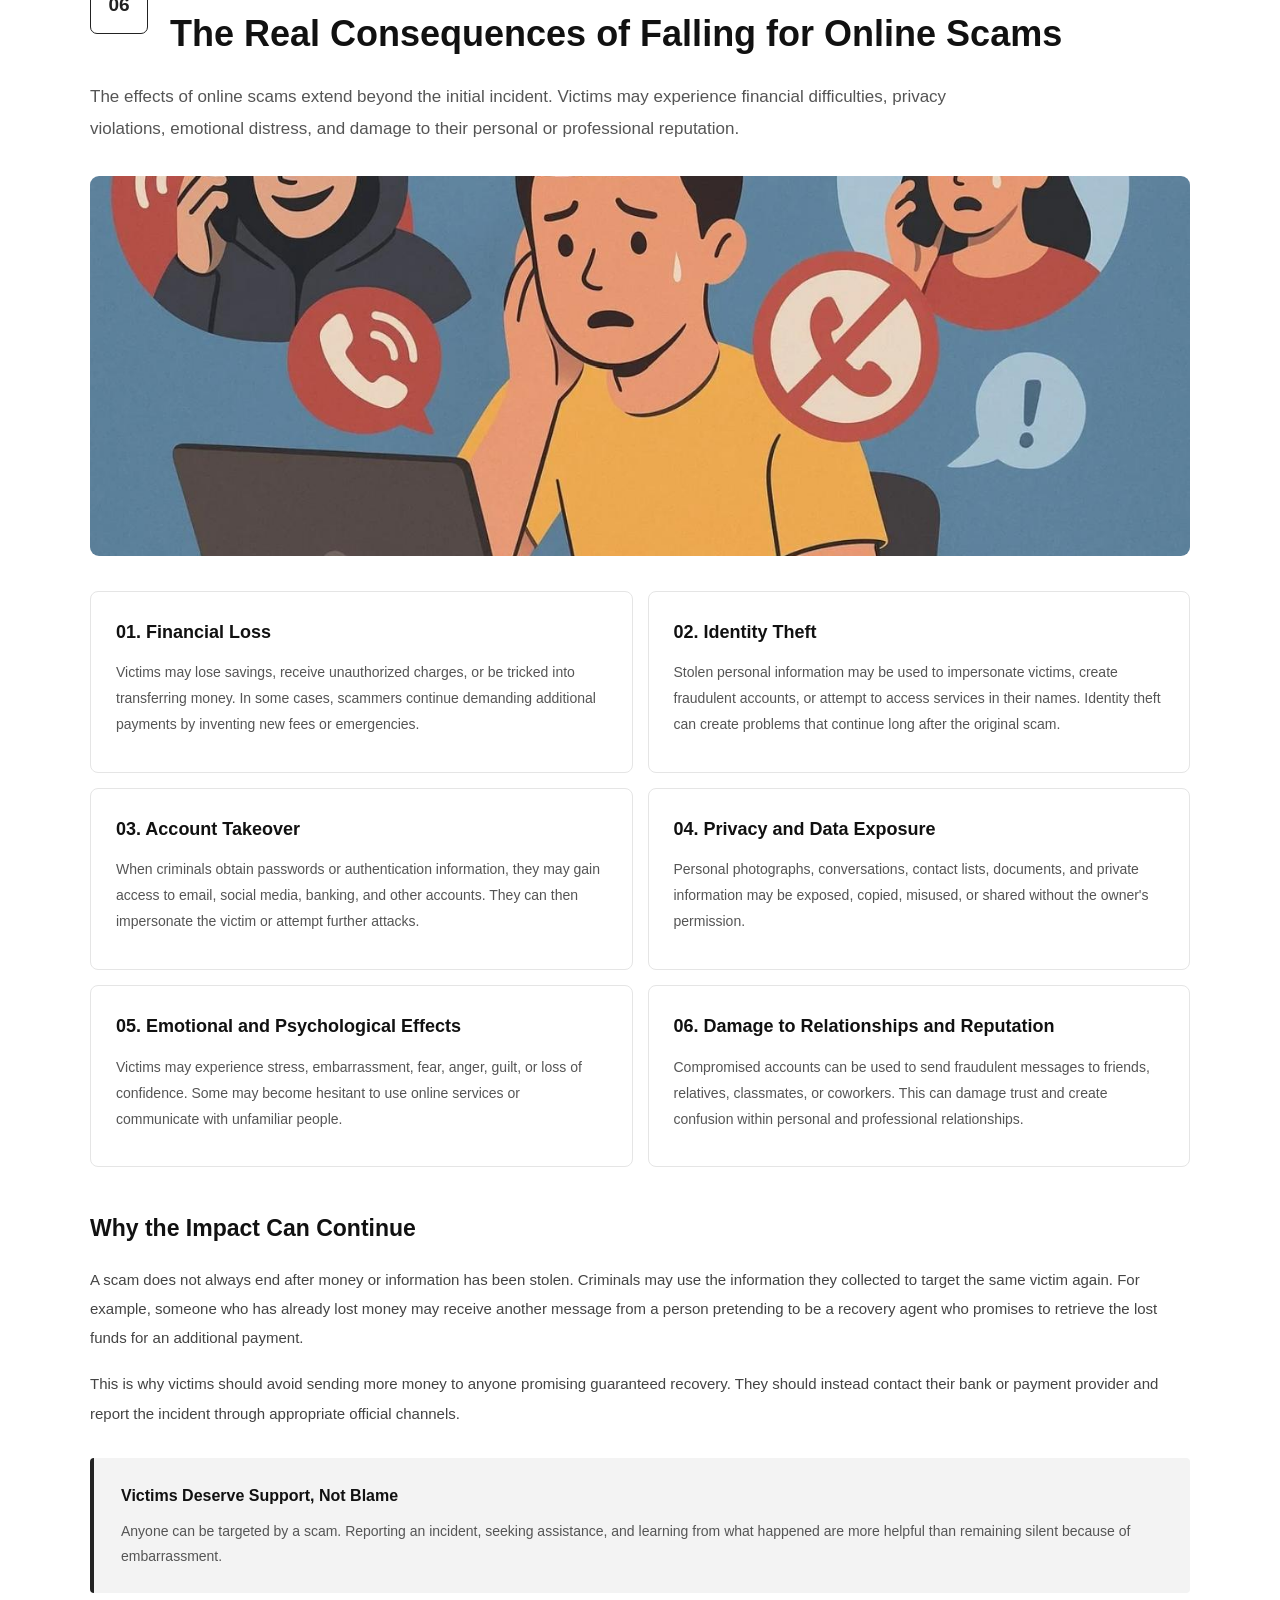
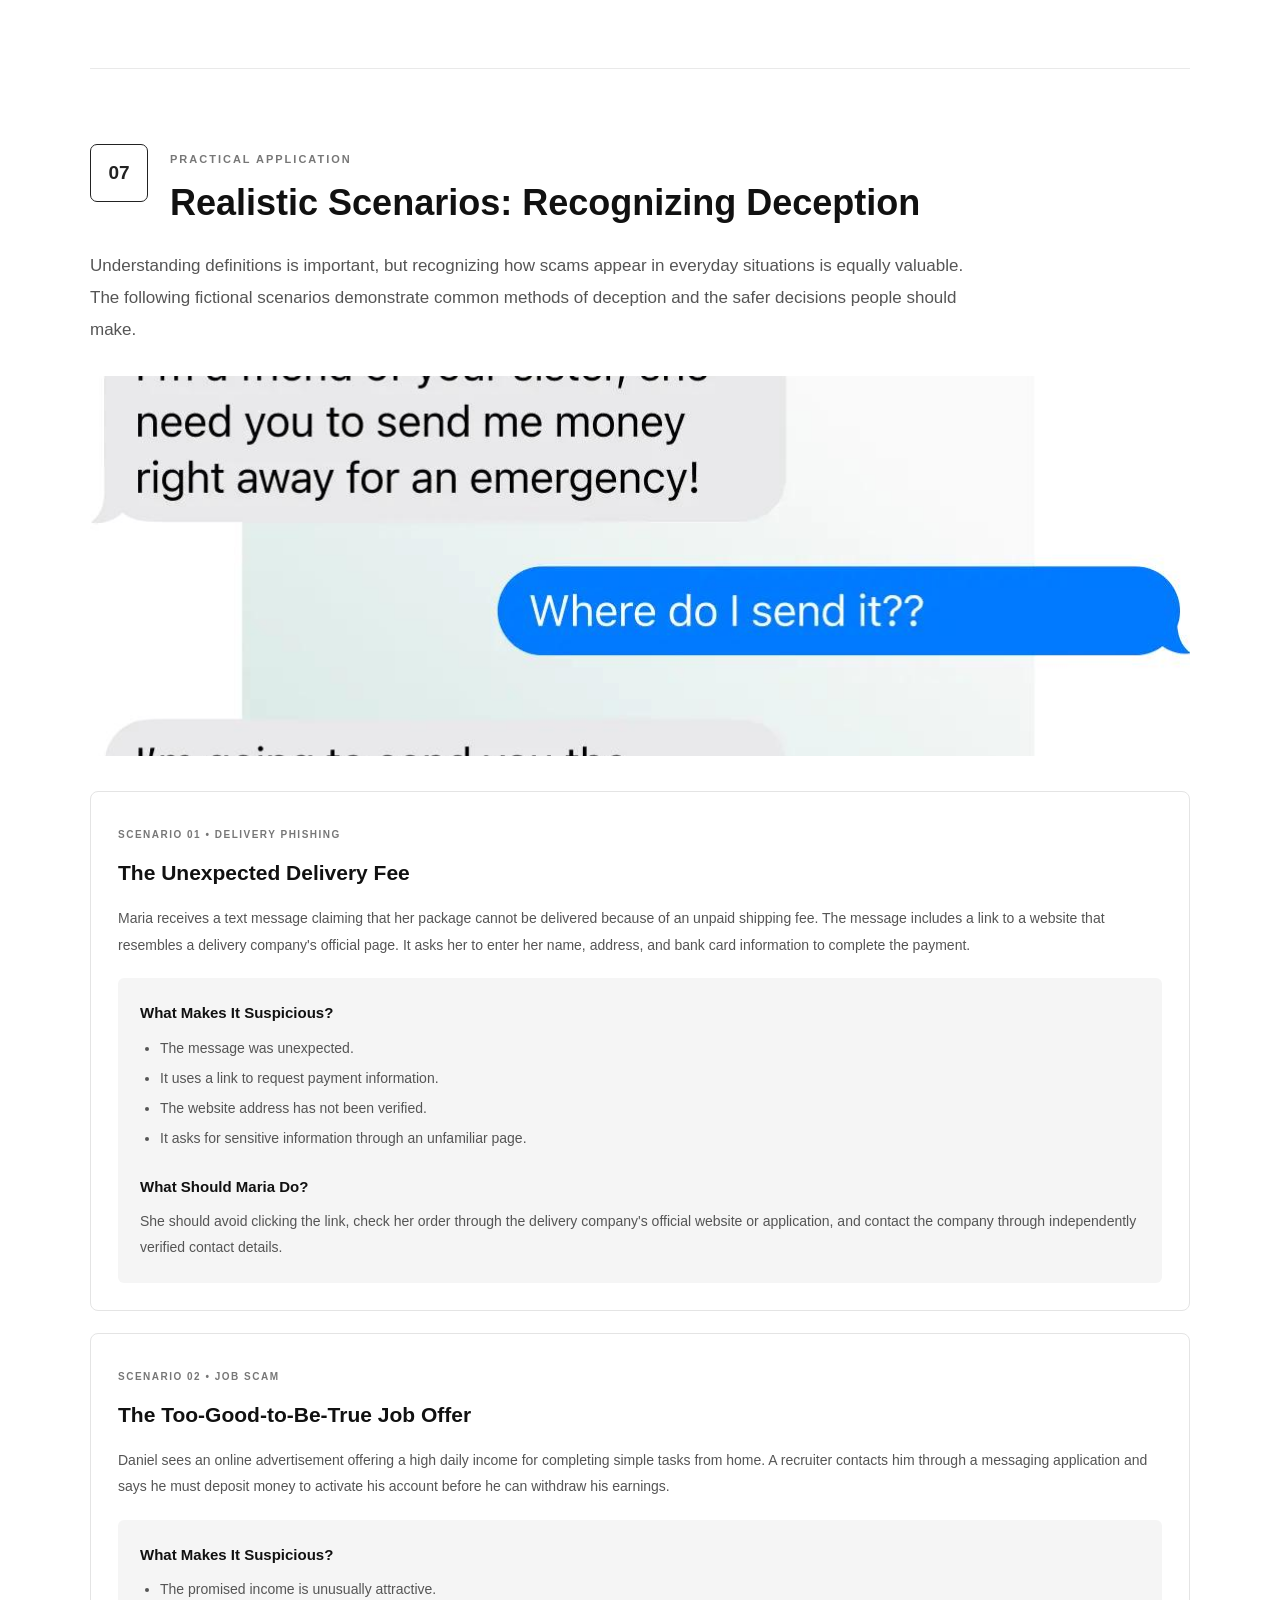
<file: content.html>
<!DOCTYPE html>
<html lang="en">
<head>
    <meta charset="UTF-8">
    <meta name="viewport" content="width=device-width, initial-scale=1.0">
    <meta name="description" content="Learn about phishing, online scams, social engineering, warning signs, and practical ways to protect yourself online.">
    <title>Main Content | Cybersecurity - Group 5</title>
    <link rel="stylesheet" href="style.css">
</head>

<body class="content-page">

    <!-- HEADER -->
    <header class="content-header">
        <a href="index.html" class="content-brand">
            <span class="content-logo">5</span>
            <span>Group 5</span>
        </a>

        <div class="content-header-title">
            <h1>Cybersecurity</h1>
            <p>Phishing, Online Scams, and Social Engineering</p>
        </div>

        <nav class="content-nav">
            <a href="index.html">Home</a>
            <a href="#contents">Contents</a>
            <a href="#section-8">Protection</a>
            <a href="#references">References</a>
        </nav>
    </header>


    <!-- PAGE INTRODUCTION -->
    <section class="content-hero">
        <div class="content-hero-inner">
            <span class="content-eyebrow">GROUP 5 • CYBERSECURITY AWARENESS</span>

            <h2>Understanding the Threats Behind the Screen</h2>

            <p>
                The internet provides countless opportunities to communicate,
                learn, work, and conduct transactions. However, the same
                technology can also be used by cybercriminals to deceive
                individuals, steal sensitive information, and commit fraud.
                Understanding how these attacks work is an important step
                toward becoming a safer and more responsible digital citizen.
            </p>

            <a href="#contents" class="content-button">
                Explore the Topics ↓
            </a>
        </div>
    </section>


    <!-- TABLE OF CONTENTS -->
    <section class="content-container contents-section" id="contents">

        <div class="content-section-heading">
            <span class="content-eyebrow">EXPLORE THE DISCUSSION</span>
            <h2>Table of Contents</h2>
            <p>
                Navigate through the eight major topics to understand
                online deception, recognize suspicious activities,
                and learn how to protect yourself.
            </p>
        </div>

        <div class="contents-grid">
            <a href="#section-1"><span>01</span> Understanding the Threat</a>
            <a href="#section-2"><span>02</span> How Cybercriminals Operate</a>
            <a href="#section-3"><span>03</span> Common Types of Scams</a>
            <a href="#section-4"><span>04</span> Psychology Behind Scams</a>
            <a href="#section-5"><span>05</span> Recognizing Warning Signs</a>
            <a href="#section-6"><span>06</span> Real Consequences</a>
            <a href="#section-7"><span>07</span> Realistic Scenarios</a>
            <a href="#section-8"><span>08</span> Protection and Response</a>
        </div>

    </section>


    <!-- SECTION 1 -->
    <section class="content-container topic-section" id="section-1">

        <div class="topic-heading">
            <span class="topic-number">01</span>
            <div>
                <span class="content-eyebrow">FOUNDATIONS</span>
                <h2>Understanding Phishing, Online Scams, and Social Engineering</h2>
            </div>
        </div>

        <p class="topic-lead">
            Before learning how to recognize cyber threats, it is important
            to understand what phishing, online scams, and social engineering
            mean and how they are connected.
        </p>

        <img
            src="images\1.pishing_onlinescan_socailenginerering.jpg"
            alt="Phishing, Online Scams, and Social Engineering"
            class="topic-image"
        >

        <h3>What Is Phishing?</h3>

        <p>
            <strong>Phishing</strong> is a form of cyberattack in which
            criminals pretend to be trustworthy individuals, companies,
            banks, or organizations to trick people into revealing
            confidential information. This information may include
            usernames, passwords, bank details, credit card numbers,
            and one-time passwords (OTPs).
        </p>

        <p>
            Phishing commonly happens through emails, text messages,
            social media messages, phone calls, and fake websites.
            A message may claim that an account has been suspended,
            a payment needs verification, or a package cannot be delivered.
            It then encourages the recipient to click a link, open an
            attachment, or provide personal information.
        </p>

        <p>
            The danger is that phishing messages can look convincing.
            Criminals may copy company logos, use familiar names,
            and create websites that closely resemble legitimate services.
            Their objective is to make the victim believe that the
            communication is genuine.
        </p>

        <h3>What Are Online Scams?</h3>

        <p>
            <strong>Online scams</strong> are deceptive activities carried
            out through the internet to steal money, personal information,
            digital accounts, or other valuable resources. Scammers use
            websites, social media platforms, online marketplaces,
            messaging applications, and digital payment services to
            approach potential victims.
        </p>

        <p>
            Examples include fake online shops, fraudulent job offers,
            investment schemes promising unrealistic profits, romance
            scams, fake giveaways, and impersonation scams. Some scams
            involve direct requests for money, while others gradually
            build trust before asking for sensitive information or payment.
        </p>

        <h3>What Is Social Engineering?</h3>

        <p>
            <strong>Social engineering</strong> is the manipulation of
            human behavior to persuade someone to reveal information,
            perform an action, or provide access that benefits an attacker.
            Instead of relying only on technical weaknesses, criminals
            exploit emotions, trust, fear, curiosity, authority, and
            willingness to help.
        </p>

        <p>
            For example, a criminal may pretend to be a bank employee
            and claim that an account is at risk. The victim may become
            frightened and follow the caller's instructions without
            checking whether the person is legitimate.
        </p>

        <h3>How Are They Different?</h3>

        <div class="table-wrapper">
            <table class="content-table">
                <thead>
                    <tr>
                        <th>Concept</th>
                        <th>Meaning</th>
                        <th>Main Objective</th>
                    </tr>
                </thead>
                <tbody>
                    <tr>
                        <td>Phishing</td>
                        <td>Deceptive messages or websites designed to obtain sensitive information.</td>
                        <td>Steal credentials and personal data.</td>
                    </tr>
                    <tr>
                        <td>Online Scams</td>
                        <td>Fraudulent activities conducted through digital platforms.</td>
                        <td>Steal money, information, or valuable resources.</td>
                    </tr>
                    <tr>
                        <td>Social Engineering</td>
                        <td>Psychological manipulation used to influence someone's decisions.</td>
                        <td>Make victims perform actions that benefit criminals.</td>
                    </tr>
                </tbody>
            </table>
        </div>

        <div class="topic-highlight">
            <h4>Important Concept</h4>
            <p>
                These threats are closely connected. Social engineering
                is often the manipulation technique, phishing is one
                method used to deliver the deception, and an online scam
                is the broader fraudulent activity. A single attack
                may involve all three.
            </p>
        </div>

    </section>


    <!-- SECTION 2 -->
    <section class="content-container topic-section" id="section-2">

        <div class="topic-heading">
            <span class="topic-number">02</span>
            <div>
                <span class="content-eyebrow">ATTACK PROCESS</span>
                <h2>How Cybercriminals Carry Out Their Attacks</h2>
            </div>
        </div>

        <p class="topic-lead">
            Online scams are not always random messages sent without
            planning. Many attacks follow a process designed to gain
            a person's attention, establish trust, and eventually
            obtain money or sensitive information.
        </p>

        <img
            src="images\2.phishing.jpeg"
            alt="Cybercriminals Carry Out Their Attacks"
            class="topic-image"
        >

        <h3>The Common Stages of an Online Attack</h3>

        <div class="process-list">

            <div class="process-item">
                <span>01</span>
                <div>
                    <h4>Target Identification</h4>
                    <p>
                        Criminals identify potential victims by searching
                        social media profiles, public information,
                        leaked data, online communities, or contact lists.
                        They may look for people who are likely to respond
                        to a particular offer or message.
                    </p>
                </div>
            </div>

            <div class="process-item">
                <span>02</span>
                <div>
                    <h4>Creating a Convincing Identity</h4>
                    <p>
                        Attackers may impersonate a bank, delivery service,
                        government agency, employer, online seller, or
                        someone the victim knows. They can copy logos,
                        names, photographs, and communication styles
                        to make their identity appear legitimate.
                    </p>
                </div>
            </div>

            <div class="process-item">
                <span>03</span>
                <div>
                    <h4>Making Contact</h4>
                    <p>
                        The attacker sends an email, text message,
                        social media message, phone call, or advertisement.
                        The communication usually contains an offer,
                        warning, request, or problem that encourages
                        the recipient to respond.
                    </p>
                </div>
            </div>

            <div class="process-item">
                <span>04</span>
                <div>
                    <h4>Manipulating the Victim</h4>
                    <p>
                        Criminals create a reason for immediate action.
                        They may claim that an account will be blocked,
                        a limited-time opportunity will disappear,
                        or an urgent payment is required. This pressure
                        can prevent the victim from carefully examining
                        the situation.
                    </p>
                </div>
            </div>

            <div class="process-item">
                <span>05</span>
                <div>
                    <h4>Obtaining Information or Money</h4>
                    <p>
                        The victim may be directed to a fake website,
                        asked to reveal an OTP, instructed to transfer
                        money, or persuaded to download a harmful file.
                        Once the attacker obtains what they want,
                        they may use it directly or sell it to others.
                    </p>
                </div>
            </div>

            <div class="process-item">
                <span>06</span>
                <div>
                    <h4>Misusing the Stolen Information</h4>
                    <p>
                        Stolen credentials may be used to access accounts,
                        impersonate the victim, conduct unauthorized
                        transactions, or attempt to compromise other
                        accounts. Some criminals continue contacting
                        victims to demand additional payments.
                    </p>
                </div>
            </div>

        </div>

        <h3>Why These Attacks Can Be Effective</h3>

        <p>
            The effectiveness of many scams comes from the combination
            of believable identities, emotional pressure, and convenient
            digital communication. A message may arrive while someone
            is busy, distracted, or expecting a delivery or payment notice.
            If the message appears familiar, the recipient may act
            before verifying its source.
        </p>

        <div class="topic-highlight">
            <h4>Remember</h4>
            <p>
                A professional-looking message does not automatically
                mean it is legitimate. Logos, profile pictures, caller
                names, and website designs can be copied or manipulated.
            </p>
        </div>

    </section>


    <!-- SECTION 3 -->
    <section class="content-container topic-section" id="section-3">

        <div class="topic-heading">
            <span class="topic-number">03</span>
            <div>
                <span class="content-eyebrow">COMMON THREATS</span>
                <h2>Common Types of Online Scams and Phishing Attacks</h2>
            </div>
        </div>

        <p class="topic-lead">
            Scams can appear in many forms. Some imitate legitimate
            organizations, while others offer attractive opportunities
            or exploit personal relationships. Knowing their common
            characteristics helps people identify suspicious activity.
        </p>

        <img
            src="images/3.TyepsofScams.jpeg"
            alt="Types of Online Scams and Phishing Attacks"
            class="topic-image"
        >

        <h3>A. Phishing Attacks</h3>

        <div class="scam-card">
            <h4>1. Email Phishing</h4>
            <p>
                Criminals send emails pretending to represent banks,
                online services, schools, companies, or government
                organizations. The email may ask the recipient to
                verify an account, update payment details, or open
                an attachment.
            </p>
            <p><strong>Example:</strong> An email claims that your
            account will be permanently suspended unless you click
            a link and confirm your password.</p>
        </div>

        <div class="scam-card">
            <h4>2. Smishing (SMS Phishing)</h4>
            <p>
                Smishing uses text messages to trick recipients into
                clicking malicious links, sharing personal information,
                or making payments. These messages may pretend to come
                from delivery companies, banks, mobile networks,
                or government agencies.
            </p>
            <p><strong>Example:</strong> You receive a text saying
            that a package is waiting for delivery and that you must
            pay a small fee through an unfamiliar link.</p>
        </div>

        <div class="scam-card">
            <h4>3. Vishing (Voice Phishing)</h4>
            <p>
                Vishing involves fraudulent phone calls or voice
                messages. The caller may pretend to be a bank employee,
                technical support representative, government officer,
                or company agent to convince the victim to reveal
                confidential information.
            </p>
            <p><strong>Example:</strong> A caller claims to be from
            your bank and asks you to read your OTP to stop a
            supposedly unauthorized transaction.</p>
        </div>

        <div class="scam-card">
            <h4>4. Fake Websites and QR Code Scams</h4>
            <p>
                Criminals create websites that imitate legitimate
                services or use malicious QR codes to redirect users
                to fraudulent pages. These pages may request passwords,
                payment details, or other private information.
            </p>
            <p><strong>Example:</strong> A fake banking website uses
            a name and design similar to the real website to collect
            login credentials.</p>
        </div>

        <h3>B. Other Common Online Scams</h3>

        <div class="scam-card">
            <h4>5. Online Shopping Scams</h4>
            <p>
                Fraudulent sellers advertise products at unusually
                low prices, accept advance payments, and then fail
                to deliver the items. Some use copied product photos,
                fake reviews, and newly created social media accounts
                to appear trustworthy.
            </p>
            <p><strong>Example:</strong> A social media shop offers
            an expensive smartphone at an unbelievably low price
            but disappears after receiving payment.</p>
        </div>

        <div class="scam-card">
            <h4>6. Fake Job and Recruitment Scams</h4>
            <p>
                Scammers advertise attractive job opportunities
                with unrealistic salaries or minimal requirements.
                They may demand registration fees, training payments,
                deposits, or personal documents before providing
                a real job.
            </p>
            <p><strong>Example:</strong> A recruiter offers high
            daily earnings for simple online tasks but requires
            applicants to deposit money before withdrawing their
            supposed earnings.</p>
        </div>

        <div class="scam-card">
            <h4>7. Investment and Cryptocurrency Scams</h4>
            <p>
                These scams promise unusually high or guaranteed
                profits with little or no risk. Criminals may use
                fake investment platforms, fabricated testimonials,
                celebrity impersonation, or pressure to recruit
                additional investors.
            </p>
            <p><strong>Example:</strong> A group chat promotes an
            investment opportunity claiming that a small deposit
            will double within a few days.</p>
        </div>

        <div class="scam-card">
            <h4>8. Romance and Impersonation Scams</h4>
            <p>
                Romance scammers create false relationships to gain
                emotional trust before requesting money or sensitive
                information. Impersonation scams involve pretending
                to be a friend, relative, public figure, or authority
                figure to convince someone to send money or reveal
                confidential details.
            </p>
            <p><strong>Example:</strong> Someone you recently met
            online claims to have an emergency and asks you to
            transfer money immediately.</p>
        </div>

        <h3>Quick Comparison</h3>

        <div class="table-wrapper">
            <table class="content-table">
                <thead>
                    <tr>
                        <th>Scam Type</th>
                        <th>Common Platform</th>
                        <th>What the Attacker Wants</th>
                    </tr>
                </thead>
                <tbody>
                    <tr><td>Email phishing</td><td>Email</td><td>Passwords and account details</td></tr>
                    <tr><td>Smishing</td><td>SMS</td><td>Personal data or payments</td></tr>
                    <tr><td>Vishing</td><td>Phone calls</td><td>OTPs and confidential information</td></tr>
                    <tr><td>Fake websites / QR scams</td><td>Websites and QR codes</td><td>Login and payment details</td></tr>
                    <tr><td>Shopping scams</td><td>Online marketplaces and social media</td><td>Payments without delivering products</td></tr>
                    <tr><td>Job scams</td><td>Job platforms and messaging apps</td><td>Fees, deposits, and personal data</td></tr>
                    <tr><td>Investment scams</td><td>Social media and messaging groups</td><td>Money and additional investors</td></tr>
                    <tr><td>Romance / impersonation scams</td><td>Social media and messaging apps</td><td>Money, trust, and private information</td></tr>
                </tbody>
            </table>
        </div>

        <div class="topic-highlight">
            <h4>Important Reminder</h4>
            <p>
                Scams can combine several methods. For example,
                an investment scam may begin with a social media
                advertisement, continue through private messages,
                and eventually use a fake website to collect money.
            </p>
        </div>

    </section>


    <!-- SECTION 4 -->
    <section class="content-container topic-section" id="section-4">

        <div class="topic-heading">
            <span class="topic-number">04</span>
            <div>
                <span class="content-eyebrow">HUMAN BEHAVIOR</span>
                <h2>The Psychology Behind Online Scams</h2>
            </div>
        </div>

        <p class="topic-lead">
            Online scams do not depend entirely on technology.
            Many succeed because criminals understand how people
            think, feel, and make decisions. By manipulating emotions
            and behavior, scammers attempt to make victims act
            before they have time to verify a situation.
        </p>

        <img
            src="images\4.HackerWithHood.jpeg"
            alt="The Psychology Behind Online Scams"
            class="topic-image"
        >

        <div class="psychology-grid">

            <div class="psychology-card">
                <h3>01. Fear</h3>
                <p>
                    Scammers create fear by claiming that an account
                    has been hacked, a payment is overdue, or legal
                    action will be taken. The victim may follow
                    instructions simply to avoid the threatened
                    consequence.
                </p>
                <p><strong>Example:</strong> "Your bank account will
                be blocked today unless you verify your details."</p>
            </div>

            <div class="psychology-card">
                <h3>02. Urgency</h3>
                <p>
                    Criminals set artificial deadlines to prevent
                    careful thinking. They may claim that a prize,
                    discount, job offer, or investment opportunity
                    is available only for a short period.
                </p>
                <p><strong>Example:</strong> "You have only ten
                minutes to claim your reward."</p>
            </div>

            <div class="psychology-card">
                <h3>03. Greed and Excitement</h3>
                <p>
                    Attractive rewards and promises of easy money
                    can make people overlook risks. Scammers use
                    unrealistic profits, free gifts, and unbelievable
                    discounts to encourage quick decisions.
                </p>
                <p><strong>Example:</strong> "Invest ₱1,000 today
                and receive ₱10,000 tomorrow."</p>
            </div>

            <div class="psychology-card">
                <h3>04. Trust and Authority</h3>
                <p>
                    Criminals pretend to be respected organizations,
                    officials, employers, or people the victim knows.
                    Familiar names and professional-looking profiles
                    can make false requests appear legitimate.
                </p>
                <p><strong>Example:</strong> A caller impersonates
                a bank employee and requests an OTP.</p>
            </div>

            <div class="psychology-card">
                <h3>05. Curiosity</h3>
                <p>
                    Suspicious links and attachments may be presented
                    as shocking news, private photographs, exclusive
                    information, or unexpected rewards. Curiosity
                    encourages people to click without checking
                    the source.
                </p>
                <p><strong>Example:</strong> "Look what someone posted
                about you. Click here."</p>
            </div>

            <div class="psychology-card">
                <h3>06. Sympathy and Emotional Connection</h3>
                <p>
                    Some scammers invent emergencies or develop
                    emotional relationships to gain sympathy.
                    They may claim that they need help with medical
                    expenses, travel costs, or unexpected problems.
                </p>
                <p><strong>Example:</strong> An online acquaintance
                repeatedly requests money for personal emergencies.</p>
            </div>

        </div>

        <h3>Why People Can Fall for Scams</h3>

        <p>
            Being deceived does not automatically mean that someone
            is careless or unintelligent. Scammers deliberately
            design their messages to look believable and often
            approach people when they are distracted, worried,
            excited, or under pressure.
        </p>

        <p>
            A person may also trust a message because it appears
            to come from a familiar institution or because other
            people seem to support the offer. This is why verification
            is important even when a communication looks convincing.
        </p>

        <div class="topic-highlight">
            <h4>The Best Defense Against Psychological Manipulation</h4>
            <p>
                Pause before responding. When a message creates
                intense fear, excitement, sympathy, or pressure,
                take time to check the facts through an independent
                and official source.
            </p>
        </div>

    </section>


    <!-- SECTION 5 -->
    <section class="content-container topic-section" id="section-5">

        <div class="topic-heading">
            <span class="topic-number">05</span>
            <div>
                <span class="content-eyebrow">DETECTION AND AWARENESS</span>
                <h2>Warning Signs: How to Recognize a Scam</h2>
            </div>
        </div>

        <p class="topic-lead">
            Recognizing suspicious behavior before responding
            can prevent financial loss, identity theft, and
            unauthorized access to personal accounts. Although
            scams may look different, many share common warning signs.
        </p>

        <img
            src="images\5.HowToFindScams.jpeg"
            alt="How to Recognize a Scam"
            class="topic-image"
        >

        <h3>Common Red Flags</h3>

        <div class="warning-list">

            <div class="warning-item">
                <span>!</span>
                <div>
                    <h4>Unexpected Requests for Personal Information</h4>
                    <p>
                        Be cautious when an unexpected message asks
                        for passwords, OTPs, bank details, identification
                        numbers, or other confidential information.
                    </p>
                </div>
            </div>

            <div class="warning-item">
                <span>!</span>
                <div>
                    <h4>Urgent or Threatening Language</h4>
                    <p>
                        Messages that demand immediate action or threaten
                        account suspension, penalties, or legal trouble
                        may be designed to prevent verification.
                    </p>
                </div>
            </div>

            <div class="warning-item">
                <span>!</span>
                <div>
                    <h4>Suspicious Links and Website Addresses</h4>
                    <p>
                        Look carefully at website addresses. Misspellings,
                        unfamiliar domains, unusual characters, and
                        unexpected shortened links may indicate
                        a fraudulent destination.
                    </p>
                </div>
            </div>

            <div class="warning-item">
                <span>!</span>
                <div>
                    <h4>Unrealistic Offers and Guaranteed Rewards</h4>
                    <p>
                        Be skeptical of prizes, discounts, jobs,
                        and investments that promise unusually large
                        rewards with little effort or risk.
                    </p>
                </div>
            </div>

            <div class="warning-item">
                <span>!</span>
                <div>
                    <h4>Requests for OTPs or Passwords</h4>
                    <p>
                        Never share your OTP, password, or authentication
                        code with someone who contacts you unexpectedly.
                        These codes help protect access to your accounts.
                    </p>
                </div>
            </div>

            <div class="warning-item">
                <span>!</span>
                <div>
                    <h4>Unusual Payment Instructions</h4>
                    <p>
                        Be careful when someone insists on unusual
                        payment methods, advance deposits, gift cards,
                        cryptocurrency, or transfers to personal accounts.
                    </p>
                </div>
            </div>

            <div class="warning-item">
                <span>!</span>
                <div>
                    <h4>Unverified Profiles and Organizations</h4>
                    <p>
                        Newly created accounts, copied photographs,
                        inconsistent contact information, and profiles
                        with suspicious activity should be checked
                        before you trust them.
                    </p>
                </div>
            </div>

        </div>

        <h3>How to Examine a Suspicious Message</h3>

        <div class="check-grid">
            <div class="check-card">
                <h4>Check the Sender</h4>
                <p>
                    Examine the email address, phone number,
                    account name, and other identifying details.
                    Do not rely only on the displayed sender name.
                </p>
            </div>

            <div class="check-card">
                <h4>Inspect the Message</h4>
                <p>
                    Look for unusual requests, unexpected attachments,
                    threats, pressure, and offers that seem too good
                    to be true.
                </p>
            </div>

            <div class="check-card">
                <h4>Verify the Website</h4>
                <p>
                    Avoid clicking suspicious links. Visit the
                    organization's official website independently
                    or use its verified application.
                </p>
            </div>

            <div class="check-card">
                <h4>Confirm Through Official Channels</h4>
                <p>
                    Contact the organization using contact details
                    obtained independently from its official website
                    or application.
                </p>
            </div>
        </div>

        <div class="topic-highlight">
            <h4>Remember: One Warning Sign Is Enough to Investigate</h4>
            <p>
                Not every suspicious message will contain spelling
                mistakes or poor grammar. Modern scams can be
                professionally written and visually convincing.
                Always verify unexpected requests.
            </p>
        </div>

    </section>


    <!-- SECTION 6 -->
    <section class="content-container topic-section" id="section-6">

        <div class="topic-heading">
            <span class="topic-number">06</span>
            <div>
                <span class="content-eyebrow">IMPACT AND CONSEQUENCES</span>
                <h2>The Real Consequences of Falling for Online Scams</h2>
            </div>
        </div>

        <p class="topic-lead">
            The effects of online scams extend beyond the initial
            incident. Victims may experience financial difficulties,
            privacy violations, emotional distress, and damage to
            their personal or professional reputation.
        </p>

        <img
            src="images\6.Consequence.jpeg"
            alt="The Real Consequences of Falling for Online Scams"
            class="topic-image"
        >

        <div class="consequence-grid">

            <div class="consequence-card">
                <h3>01. Financial Loss</h3>
                <p>
                    Victims may lose savings, receive unauthorized
                    charges, or be tricked into transferring money.
                    In some cases, scammers continue demanding
                    additional payments by inventing new fees
                    or emergencies.
                </p>
            </div>

            <div class="consequence-card">
                <h3>02. Identity Theft</h3>
                <p>
                    Stolen personal information may be used to
                    impersonate victims, create fraudulent accounts,
                    or attempt to access services in their names.
                    Identity theft can create problems that continue
                    long after the original scam.
                </p>
            </div>

            <div class="consequence-card">
                <h3>03. Account Takeover</h3>
                <p>
                    When criminals obtain passwords or authentication
                    information, they may gain access to email,
                    social media, banking, and other accounts.
                    They can then impersonate the victim or
                    attempt further attacks.
                </p>
            </div>

            <div class="consequence-card">
                <h3>04. Privacy and Data Exposure</h3>
                <p>
                    Personal photographs, conversations, contact
                    lists, documents, and private information may
                    be exposed, copied, misused, or shared without
                    the owner's permission.
                </p>
            </div>

            <div class="consequence-card">
                <h3>05. Emotional and Psychological Effects</h3>
                <p>
                    Victims may experience stress, embarrassment,
                    fear, anger, guilt, or loss of confidence.
                    Some may become hesitant to use online services
                    or communicate with unfamiliar people.
                </p>
            </div>

            <div class="consequence-card">
                <h3>06. Damage to Relationships and Reputation</h3>
                <p>
                    Compromised accounts can be used to send
                    fraudulent messages to friends, relatives,
                    classmates, or coworkers. This can damage
                    trust and create confusion within personal
                    and professional relationships.
                </p>
            </div>

        </div>

        <h3>Why the Impact Can Continue</h3>

        <p>
            A scam does not always end after money or information
            has been stolen. Criminals may use the information
            they collected to target the same victim again.
            For example, someone who has already lost money may
            receive another message from a person pretending to
            be a recovery agent who promises to retrieve the
            lost funds for an additional payment.
        </p>

        <p>
            This is why victims should avoid sending more money
            to anyone promising guaranteed recovery. They should
            instead contact their bank or payment provider and
            report the incident through appropriate official channels.
        </p>

        <div class="topic-highlight">
            <h4>Victims Deserve Support, Not Blame</h4>
            <p>
                Anyone can be targeted by a scam. Reporting an
                incident, seeking assistance, and learning from
                what happened are more helpful than remaining
                silent because of embarrassment.
            </p>
        </div>

    </section>


    <!-- SECTION 7 -->
    <section class="content-container topic-section" id="section-7">

        <div class="topic-heading">
            <span class="topic-number">07</span>
            <div>
                <span class="content-eyebrow">PRACTICAL APPLICATION</span>
                <h2>Realistic Scenarios: Recognizing Deception</h2>
            </div>
        </div>

        <p class="topic-lead">
            Understanding definitions is important, but recognizing
            how scams appear in everyday situations is equally valuable.
            The following fictional scenarios demonstrate common
            methods of deception and the safer decisions people
            should make.
        </p>

        <img
            src="images\7.TextMessege.jpeg"
            alt="Recognizing Deception"
            class="topic-image"
        >

        <div class="scenario-card">
            <span class="scenario-label">SCENARIO 01 • DELIVERY PHISHING</span>
            <h3>The Unexpected Delivery Fee</h3>

            <p>
                Maria receives a text message claiming that her
                package cannot be delivered because of an unpaid
                shipping fee. The message includes a link to a
                website that resembles a delivery company's official
                page. It asks her to enter her name, address,
                and bank card information to complete the payment.
            </p>

            <div class="scenario-analysis">
                <h4>What Makes It Suspicious?</h4>
                <ul>
                    <li>The message was unexpected.</li>
                    <li>It uses a link to request payment information.</li>
                    <li>The website address has not been verified.</li>
                    <li>It asks for sensitive information through an unfamiliar page.</li>
                </ul>

                <h4>What Should Maria Do?</h4>
                <p>
                    She should avoid clicking the link, check her
                    order through the delivery company's official
                    website or application, and contact the company
                    through independently verified contact details.
                </p>
            </div>
        </div>

        <div class="scenario-card">
            <span class="scenario-label">SCENARIO 02 • JOB SCAM</span>
            <h3>The Too-Good-to-Be-True Job Offer</h3>

            <p>
                Daniel sees an online advertisement offering a
                high daily income for completing simple tasks
                from home. A recruiter contacts him through a
                messaging application and says he must deposit
                money to activate his account before he can
                withdraw his earnings.
            </p>

            <div class="scenario-analysis">
                <h4>What Makes It Suspicious?</h4>
                <ul>
                    <li>The promised income is unusually attractive.</li>
                    <li>The recruiter requests an upfront deposit.</li>
                    <li>The job details and employer are not independently verified.</li>
                    <li>The process involves paying money to earn money.</li>
                </ul>

                <h4>What Should Daniel Do?</h4>
                <p>
                    He should not send money or personal documents.
                    He should verify the company, search for
                    legitimate contact information, and check
                    whether the job opportunity is genuine.
                </p>
            </div>
        </div>

        <div class="scenario-card">
            <span class="scenario-label">SCENARIO 03 • BANK IMPERSONATION</span>
            <h3>The Fake Bank Security Call</h3>

            <p>
                Angela receives a phone call from someone claiming
                to be a bank employee. The caller says that a
                suspicious transaction has been detected and
                asks Angela to provide the OTP sent to her phone
                to cancel the transaction.
            </p>

            <div class="scenario-analysis">
                <h4>What Makes It Suspicious?</h4>
                <ul>
                    <li>The caller unexpectedly requests an OTP.</li>
                    <li>The caller uses fear to pressure Angela.</li>
                    <li>The caller's identity has not been verified.</li>
                    <li>The request involves confidential account security information.</li>
                </ul>

                <h4>What Should Angela Do?</h4>
                <p>
                    She should never share the OTP. She should
                    end the call and contact her bank using
                    the official number found on its website,
                    banking application, or payment card.
                </p>
            </div>
        </div>

        <div class="scenario-card">
            <span class="scenario-label">SCENARIO 04 • INVESTMENT SCAM</span>
            <h3>The Guaranteed Investment Return</h3>

            <p>
                Carlo is invited to join an online investment
                group. Members share screenshots of supposed
                profits and claim that everyone can earn
                guaranteed returns within a few days.
                Carlo is encouraged to deposit a larger amount
                before the opportunity closes.
            </p>

            <div class="scenario-analysis">
                <h4>What Makes It Suspicious?</h4>
                <ul>
                    <li>It promises unusually high or guaranteed returns.</li>
                    <li>It relies on screenshots and testimonials instead of verifiable evidence.</li>
                    <li>It creates pressure to invest quickly.</li>
                    <li>The company and investment registration have not been verified.</li>
                </ul>

                <h4>What Should Carlo Do?</h4>
                <p>
                    He should avoid sending money, independently
                    verify the company and its authorization,
                    and consult official financial regulatory
                    information before considering any investment.
                </p>
            </div>
        </div>

        <div class="scenario-card">
            <span class="scenario-label">SCENARIO 05 • IMPERSONATION SCAM</span>
            <h3>The Urgent Message From a Friend</h3>

            <p>
                Jessica receives a message from an account
                using her friend's photograph and name. The
                sender claims to have lost access to a payment
                account and urgently needs Jessica to transfer
                money.
            </p>

            <div class="scenario-analysis">
                <h4>What Makes It Suspicious?</h4>
                <ul>
                    <li>The request for money is unexpected.</li>
                    <li>The sender creates urgency.</li>
                    <li>A profile photograph does not prove identity.</li>
                    <li>The request has not been confirmed through another channel.</li>
                </ul>

                <h4>What Should Jessica Do?</h4>
                <p>
                    She should contact her friend through a
                    separate, previously trusted communication
                    channel and confirm the request before
                    taking any action.
                </p>
            </div>
        </div>

        <div class="topic-highlight">
            <h4>Lesson From These Scenarios</h4>
            <p>
                Different scams may use different stories, but
                many share the same strategy: gain attention,
                create trust or pressure, and convince someone
                to act without proper verification. Stop and
                verify before responding.
            </p>
        </div>

    </section>


    <!-- SECTION 8 -->
    <section class="content-container topic-section" id="section-8">

        <div class="topic-heading">
            <span class="topic-number">08</span>
            <div>
                <span class="content-eyebrow">PREVENTION AND RESPONSE</span>
                <h2>Protecting Yourself and Responding to Scams</h2>
            </div>
        </div>

        <p class="topic-lead">
            Cybersecurity is not only about recognizing threats.
            It also involves developing safe habits, protecting
            personal information, securing digital accounts,
            and knowing what to do when something goes wrong.
        </p>

        <img
            src="images\8.DigitalProtection.jpeg"
            alt="Protecting Yourself and Responding to Scams"
            class="topic-image"
        >

        <h3>Part A: How to Protect Yourself</h3>

        <div class="protection-list">

            <div class="protection-item">
                <span>01</span>
                <div>
                    <h4>Use Strong and Unique Passwords</h4>
                    <p>
                        Create long, unique passwords for different
                        accounts. Avoid using easily guessed information
                        such as birthdays, names, or simple number
                        combinations. A reputable password manager
                        can help organize passwords securely.
                    </p>
                </div>
            </div>

            <div class="protection-item">
                <span>02</span>
                <div>
                    <h4>Enable Multi-Factor Authentication</h4>
                    <p>
                        Multi-factor authentication (MFA) adds another
                        layer of account protection. It may require
                        a password together with an authenticator
                        approval, security key, or another verification
                        method. Never share authentication codes
                        with unexpected callers or messages.
                    </p>
                </div>
            </div>

            <div class="protection-item">
                <span>03</span>
                <div>
                    <h4>Verify Before Clicking</h4>
                    <p>
                        Avoid opening unexpected links or attachments.
                        If a message claims to come from a company
                        or institution, visit its official website
                        independently instead of using the link
                        provided in the message.
                    </p>
                </div>
            </div>

            <div class="protection-item">
                <span>04</span>
                <div>
                    <h4>Keep Devices and Applications Updated</h4>
                    <p>
                        Install operating system, browser, and
                        application updates. Updates often include
                        security improvements that address known
                        weaknesses and help protect devices from
                        certain threats.
                    </p>
                </div>
            </div>

            <div class="protection-item">
                <span>05</span>
                <div>
                    <h4>Protect Personal Information</h4>
                    <p>
                        Avoid publicly sharing sensitive details
                        such as addresses, identification documents,
                        account information, and private contact
                        details. Review privacy settings and
                        think carefully before posting personal
                        information online.
                    </p>
                </div>
            </div>

            <div class="protection-item">
                <span>06</span>
                <div>
                    <h4>Use Trusted Websites and Applications</h4>
                    <p>
                        Download applications from official sources,
                        check website addresses, and look for
                        legitimate contact information. Be cautious
                        of unfamiliar websites requesting payments
                        or confidential details.
                    </p>
                </div>
            </div>

            <div class="protection-item">
                <span>07</span>
                <div>
                    <h4>Think Before Sending Money</h4>
                    <p>
                        Independently verify payment requests,
                        investment offers, job opportunities,
                        and emergencies. Do not let pressure,
                        promises, or emotional appeals replace
                        careful decision-making.
                    </p>
                </div>
            </div>

            <div class="protection-item">
                <span>08</span>
                <div>
                    <h4>Back Up Important Data</h4>
                    <p>
                        Maintain secure backups of important
                        documents and files. Backups can help
                        reduce the impact of device failure,
                        accidental deletion, and certain
                        malware incidents.
                    </p>
                </div>
            </div>

        </div>

        <h3>Part B: The SAFE Method</h3>

        <p>
            The SAFE method is a simple awareness guide that
            summarizes practical actions people can take
            when they encounter suspicious messages or offers.
        </p>

        <div class="safe-grid">

            <div class="safe-card">
                <span>S</span>
                <h4>Stop</h4>
                <p>
                    Do not immediately click, reply, download,
                    share information, or send money. Pause
                    when a message creates pressure.
                </p>
            </div>

            <div class="safe-card">
                <span>A</span>
                <h4>Assess</h4>
                <p>
                    Examine the sender, request, link, payment
                    method, and warning signs. Consider whether
                    the situation is expected and reasonable.
                </p>
            </div>

            <div class="safe-card">
                <span>F</span>
                <h4>Find Official Verification</h4>
                <p>
                    Contact the organization or person through
                    an independently verified website, phone
                    number, application, or communication channel.
                </p>
            </div>

            <div class="safe-card">
                <span>E</span>
                <h4>Exclude and Report</h4>
                <p>
                    Do not engage with suspicious accounts.
                    Block or report them through the platform
                    and appropriate authorities when necessary.
                </p>
            </div>

        </div>

        <h3>Part C: What to Do If You Have Been Scammed</h3>

        <p>
            If you suspect that you have fallen victim to an
            online scam, act as soon as possible. Quick action
            may help limit further damage, protect accounts,
            and provide useful information for an investigation.
        </p>

        <div class="response-list">

            <div class="response-item">
                <span>01</span>
                <div>
                    <h4>Stop All Communication and Payments</h4>
                    <p>
                        Do not send additional money, provide more
                        information, or follow further instructions
                        from the suspected scammer. Be cautious
                        of anyone demanding extra fees to recover
                        your money.
                    </p>
                </div>
            </div>

            <div class="response-item">
                <span>02</span>
                <div>
                    <h4>Contact Your Bank or Payment Provider</h4>
                    <p>
                        If you shared financial information or
                        transferred money, immediately contact
                        your bank, e-wallet provider, or payment
                        service through its official channels.
                        Ask about securing your account and
                        reporting unauthorized transactions.
                    </p>
                </div>
            </div>

            <div class="response-item">
                <span>03</span>
                <div>
                    <h4>Secure Your Accounts</h4>
                    <p>
                        Change compromised passwords using a
                        trusted device. Enable MFA, sign out
                        of unfamiliar sessions, review account
                        activity, and check recovery email
                        addresses and phone numbers.
                    </p>
                </div>
            </div>

            <div class="response-item">
                <span>04</span>
                <div>
                    <h4>Preserve Evidence</h4>
                    <p>
                        Keep screenshots, messages, email headers
                        when available, website addresses, transaction
                        receipts, account names, phone numbers,
                        and other relevant details. Do not delete
                        important evidence before documenting it.
                    </p>
                </div>
            </div>

            <div class="response-item">
                <span>05</span>
                <div>
                    <h4>Report the Incident</h4>
                    <p>
                        Report the incident to the relevant platform,
                        financial institution, and appropriate
                        government or law-enforcement agency.
                        Provide the evidence you have collected.
                    </p>
                </div>
            </div>

            <div class="response-item">
                <span>06</span>
                <div>
                    <h4>Inform People Who May Be Affected</h4>
                    <p>
                        If your account has been compromised,
                        warn friends, relatives, classmates,
                        or coworkers. Criminals may use your
                        account to send fraudulent messages
                        to other people.
                    </p>
                </div>
            </div>

        </div>

        <h3>Part D: Where to Report Cybercrime in the Philippines</h3>

        <p>
            If you encounter an online scam or become a victim,
            you can seek assistance through appropriate Philippine
            reporting channels. For financial fraud, contact
            your bank or e-wallet provider promptly as well.
        </p>

        <div class="reporting-card">
            <h4>Cybercrime Investigation and Coordinating Center (CICC)</h4>
            <p>
                The CICC coordinates efforts related to the
                prevention, investigation, and suppression
                of cybercrime in the Philippines.
            </p>
            <p><strong>Hotline:</strong> 1326</p>
            <p><strong>Email:</strong> report@cicc.gov.ph</p>
            <a href="https://cicc.gov.ph/" target="_blank" rel="noopener noreferrer">
                Visit the official CICC website ↗
            </a>
        </div>

        <div class="reporting-card">
            <h4>Bangko Sentral ng Pilipinas (BSP)</h4>
            <p>
                For concerns involving financial institutions
                supervised by the BSP, first report the issue
                to the concerned bank or financial institution.
                You may then use the BSP's official consumer
                assistance channels for appropriate complaints.
            </p>
            <a href="https://www.bsp.gov.ph/" target="_blank" rel="noopener noreferrer">
                Visit the official BSP website ↗
            </a>
        </div>

        <div class="reporting-card">
            <h4>Philippine National Police Anti-Cybercrime Group</h4>
            <p>
                The PNP Anti-Cybercrime Group handles law
                enforcement activities related to cybercrime.
                Consult its official website for reporting
                information and available services.
            </p>
            <a href="https://acg.pnp.gov.ph/" target="_blank" rel="noopener noreferrer">
                Visit the official PNP Anti-Cybercrime Group website ↗
            </a>
        </div>

        <div class="reporting-card">
            <h4>National Bureau of Investigation (NBI)</h4>
            <p>
                The NBI investigates various offenses,
                including cases involving cybercrime.
                Check its official website for investigation
                services and reporting procedures.
            </p>
            <a href="https://nbi.gov.ph/" target="_blank" rel="noopener noreferrer">
                Visit the official NBI website ↗
            </a>
        </div>

        <div class="topic-highlight">
            <h4>Final Reminder: Act Quickly and Report</h4>
            <p>
                If money or account information has been compromised,
                contact the relevant financial institution immediately.
                Preserve evidence and report the incident through
                official channels. Never assume that reporting
                guarantees recovery, but prompt action can help
                limit additional harm.
            </p>
        </div>

    </section>


    <!-- FINAL MESSAGE -->
    <section class="content-ending">
        <span class="content-eyebrow">A SAFER DIGITAL FUTURE STARTS WITH YOU</span>
        <h2>Think Before You Click. Verify Before You Trust.</h2>
        <p>
            Cybersecurity is a shared responsibility. Every person
            who learns to recognize deception, protects personal
            information, and reports suspicious activity contributes
            to a safer online environment. Stay informed, remain
            cautious, and help others become more aware.
        </p>
        <a href="index.html" class="content-button">
            Back to Home ↑
        </a>
    </section>


    <!-- REFERENCES -->
    <section class="content-container references-section" id="references">

        <div class="content-section-heading">
            <span class="content-eyebrow">FURTHER READING</span>
            <h2>References and Reliable Resources</h2>
            <p>
                The following organizations provide educational
                information and guidance about phishing, fraud,
                online safety, and cybercrime prevention.
            </p>
        </div>

        <div class="reference-list">

            <div class="reference-item">
                <h4>Cybersecurity and Infrastructure Security Agency (CISA)</h4>
                <p>Cybersecurity awareness and phishing prevention resources.</p>
                <a href="https://www.cisa.gov/" target="_blank" rel="noopener noreferrer">
                    https://www.cisa.gov/
                </a>
            </div>

            <div class="reference-item">
                <h4>Federal Trade Commission (FTC)</h4>
                <p>How to recognize and avoid phishing scams.</p>
                <a href="https://consumer.ftc.gov/articles/how-recognize-avoid-phishing-scams" target="_blank" rel="noopener noreferrer">
                    Read the FTC phishing guide ↗
                </a>
            </div>

            <div class="reference-item">
                <h4>Federal Trade Commission (FTC)</h4>
                <p>Common warning signs and ways to avoid scams.</p>
                <a href="https://consumer.ftc.gov/articles/how-avoid-scam" target="_blank" rel="noopener noreferrer">
                    Read the FTC scam prevention guide ↗
                </a>
            </div>

            <div class="reference-item">
                <h4>Federal Bureau of Investigation (FBI)</h4>
                <p>Information about common online frauds and scams.</p>
                <a href="https://www.fbi.gov/how-we-can-help-you/online-safety/common-frauds-and-scams" target="_blank" rel="noopener noreferrer">
                    Read the FBI fraud and scam resources ↗
                </a>
            </div>

            <div class="reference-item">
                <h4>Federal Bureau of Investigation (FBI)</h4>
                <p>Information about spoofing and phishing attacks.</p>
                <a href="https://www.fbi.gov/how-we-can-help-you/common-frauds-and-scams/spoofing-and-phishing" target="_blank" rel="noopener noreferrer">
                    Read the FBI phishing guide ↗
                </a>
            </div>

            <div class="reference-item">
                <h4>Bangko Sentral ng Pilipinas (BSP)</h4>
                <p>Information about common financial scams and fraud.</p>
                <a href="https://www.bsp.gov.ph/SitePages/FinancialStability/BSPVerifier.aspx" target="_blank" rel="noopener noreferrer">
                    Visit BSP financial consumer resources ↗
                </a>
            </div>

            <div class="reference-item">
                <h4>Cybercrime Investigation and Coordinating Center (CICC)</h4>
                <p>Philippine cybercrime awareness and reporting resources.</p>
                <a href="https://cicc.gov.ph/" target="_blank" rel="noopener noreferrer">
                    Visit the official CICC website ↗
                </a>
            </div>

            <div class="reference-item">
                <h4>National Institute of Standards and Technology (NIST)</h4>
                <p>Cybersecurity guidance and information security resources.</p>
                <a href="https://www.nist.gov/cybersecurity" target="_blank" rel="noopener noreferrer">
                    Visit NIST cybersecurity resources ↗
                </a>
            </div>

        </div>

        <p class="reference-note">
            Note: This educational website is intended for
            cybersecurity awareness. For actual incidents,
            consult the appropriate financial institution
            or official reporting agency.
        </p>

    </section>


    <!-- FOOTER -->
    <footer class="content-footer">
        <div class="content-footer-brand">
            <span class="content-logo">5</span>
            <div>
                <h3>Group 5</h3>
                <p>Cybersecurity Awareness Website</p>
            </div>
        </div>

        <p>
            Promoting awareness, responsible digital behavior,
            and safer online communities.
        </p>

        <div class="content-footer-links">
            <a href="index.html">Home</a>
            <a href="#contents">Contents</a>
            <a href="#references">References</a>
        </div>

        <p class="copyright">
            © 2026 Group 5. All Rights Reserved.
        </p>
    </footer>

</body>
</html>
</file>
<file: style.css>
/* =========================================
   GENERAL SETTINGS
========================================= */

* {
    margin: 0;
    padding: 0;
    box-sizing: border-box;
}

html {
    scroll-behavior: smooth;
    scroll-padding-top: 100px;
}

body {
    font-family: Arial, Helvetica, sans-serif;
    background-color: #ffffff;
    color: #171717;
    line-height: 1.7;
}

a {
    text-decoration: none;
    color: inherit;
}

button,
a {
    -webkit-tap-highlight-color: transparent;
}

:root {
    --black: #111111;
    --dark: #1b1b1b;
    --gray: #666666;
    --light-gray: #f5f5f5;
    --border: #e7e7e7;
    --white: #ffffff;
}


/* =========================================
   HEADER
========================================= */

.header {
    width: 100%;
    background-color: var(--black);
    color: var(--white);
    position: sticky;
    top: 0;
    z-index: 1000;
    border-bottom: 1px solid #303030;
}

.header-container {
    width: 90%;
    max-width: 1250px;
    margin: auto;
    min-height: 82px;

    display: flex;
    align-items: center;
    justify-content: space-between;
    gap: 30px;
}


/* Brand / Logo */

.brand {
    display: flex;
    align-items: center;
    gap: 12px;
    flex-shrink: 0;
}

.logo-circle {
    width: 43px;
    height: 43px;
    background-color: white;
    border-radius: 50%;

    display: flex;
    align-items: center;
    justify-content: center;
}

.logo-circle span {
    color: #111111;
    font-size: 23px;
    font-weight: 900;
}

.brand-name h2 {
    font-size: 17px;
    line-height: 1.3;
    font-weight: 700;
}

.brand-name p {
    font-size: 10px;
    color: #bcbcbc;
    letter-spacing: 0.5px;
}


/* Navigation */

.navigation {
    display: flex;
    align-items: center;
    gap: 27px;
}

.nav-link {
    color: #d0d0d0;
    font-size: 13px;
    font-weight: 500;
    transition: 0.25s ease;
}

.nav-link:hover,
.nav-link.active {
    color: white;
}

.nav-button {
    background-color: white;
    color: #111111;
    padding: 10px 17px;
    border-radius: 5px;
    font-size: 12px;
    font-weight: 700;
    transition: 0.25s ease;
}

.nav-button span {
    margin-left: 6px;
}

.nav-button:hover {
    background-color: #dedede;
    transform: translateY(-2px);
}


/* =========================================
   BUTTONS
========================================= */

.primary-button,
.secondary-button {
    display: inline-flex;
    align-items: center;
    justify-content: center;
    gap: 12px;

    padding: 13px 22px;
    border-radius: 5px;

    font-size: 13px;
    font-weight: 700;

    transition: 0.25s ease;
}

.primary-button {
    background-color: var(--black);
    color: white;
    border: 1px solid var(--black);
}

.primary-button:hover {
    background-color: #333333;
    transform: translateY(-2px);
}

.secondary-button {
    background-color: white;
    color: var(--black);
    border: 1px solid #d8d8d8;
}

.secondary-button:hover {
    background-color: #f0f0f0;
    transform: translateY(-2px);
}


/* =========================================
   HERO SECTION
========================================= */

.hero {
    background-color: #f7f7f7;
    border-bottom: 1px solid var(--border);
    overflow: hidden;
}

.hero-container {
    width: 88%;
    max-width: 1200px;
    min-height: 580px;
    margin: auto;

    display: grid;
    grid-template-columns: 1.15fr 0.85fr;
    align-items: center;
    gap: 70px;

    padding: 75px 0;
}

.hero-content {
    max-width: 650px;
}

.section-label {
    display: inline-block;
    color: #777777;
    font-size: 10px;
    font-weight: 800;
    letter-spacing: 2px;
    margin-bottom: 18px;
}

.hero h1 {
    font-size: clamp(45px, 6vw, 75px);
    line-height: 1.08;
    letter-spacing: -3px;
    font-weight: 800;
    color: #111111;
    margin-bottom: 15px;
}

.hero h2 {
    font-size: clamp(19px, 2vw, 25px);
    line-height: 1.4;
    font-weight: 600;
    color: #444444;
    max-width: 580px;
}

.hero-description {
    margin-top: 23px;
    margin-bottom: 30px;
    max-width: 540px;
    font-size: 15px;
    color: #666666;
    line-height: 1.9;
}

.hero-buttons {
    display: flex;
    flex-wrap: wrap;
    gap: 12px;
}

.hero-note {
    display: flex;
    align-items: center;
    gap: 10px;
    margin-top: 35px;

    color: #777777;
    font-size: 11px;
    font-weight: 600;
    letter-spacing: 0.4px;
}

.note-line {
    width: 28px;
    height: 2px;
    background-color: #111111;
}


/* Hero Visual */

.hero-visual {
    min-height: 350px;
    position: relative;

    display: flex;
    align-items: center;
    justify-content: center;
}

.visual-card {
    width: 330px;
    min-height: 330px;
    padding: 25px;

    background-color: #111111;
    color: white;
    border-radius: 12px;

    display: flex;
    flex-direction: column;
    align-items: center;
    justify-content: center;

    text-align: center;

    box-shadow: 0 25px 60px rgba(0, 0, 0, 0.13);
}

.visual-top {
    width: 100%;
    display: flex;
    align-items: center;
    gap: 5px;
    margin-bottom: 25px;
}

.visual-dot {
    width: 7px;
    height: 7px;
    border-radius: 50%;
    background-color: #777777;
}

.visual-label {
    margin-left: auto;
    font-size: 9px;
    letter-spacing: 1.5px;
    color: #aaaaaa;
}

.shield-icon {
    width: 105px;
    height: 105px;

    background-color: white;
    color: #111111;

    display: flex;
    align-items: center;
    justify-content: center;

    border-radius: 50%;
    margin-bottom: 22px;
}

.shield-icon span {
    font-size: 57px;
    font-weight: 800;
}

.visual-card h3 {
    font-size: 24px;
    margin-bottom: 7px;
}

.visual-card > p {
    max-width: 230px;
    font-size: 12px;
    color: #bcbcbc;
}

.security-status {
    margin-top: 23px;
    padding: 8px 13px;

    background-color: #292929;
    border-radius: 30px;

    font-size: 10px;
    color: #e1e1e1;
}

.status-dot {
    display: inline-block;
    width: 7px;
    height: 7px;
    background-color: #ffffff;
    border-radius: 50%;
    margin-right: 6px;
}


/* Floating Cards */

.floating-card {
    position: absolute;
    z-index: 2;

    display: flex;
    align-items: center;
    gap: 12px;

    padding: 13px 16px;
    background-color: white;

    border: 1px solid #eeeeee;
    border-radius: 8px;

    box-shadow: 0 10px 30px rgba(0, 0, 0, 0.08);
}

.floating-card-top {
    top: 25px;
    right: -15px;
}

.floating-card-bottom {
    bottom: 25px;
    left: -15px;
}

.floating-icon {
    width: 33px;
    height: 33px;

    display: flex;
    align-items: center;
    justify-content: center;

    background-color: #eeeeee;
    color: #111111;

    border-radius: 50%;
    font-size: 18px;
    font-weight: 800;
}

.floating-icon.check-icon {
    background-color: #111111;
    color: white;
}

.floating-card strong {
    display: block;
    font-size: 11px;
}

.floating-card p {
    font-size: 9px;
    color: #777777;
}


/* =========================================
   GENERAL CONTENT SECTIONS
========================================= */

.content-section {
    width: 88%;
    max-width: 1150px;
    margin: auto;
    padding: 100px 0;
}

.section-heading {
    max-width: 650px;
    margin-bottom: 45px;
}

.section-heading h2 {
    font-size: clamp(28px, 4vw, 39px);
    line-height: 1.25;
    letter-spacing: -1px;
    margin-bottom: 12px;
}

.section-heading > p {
    color: #777777;
    font-size: 14px;
    line-height: 1.8;
}


/* =========================================
   INTRODUCTION
========================================= */

.introduction-content {
    display: grid;
    grid-template-columns: 1.5fr 0.8fr;
    gap: 55px;
    align-items: stretch;
}

.introduction-text h3 {
    font-size: 21px;
    margin-bottom: 17px;
}

.introduction-text p {
    color: #666666;
    font-size: 14px;
    line-height: 2;
    margin-bottom: 16px;
}

.introduction-text strong {
    color: #222222;
}

.introduction-highlight {
    background-color: #111111;
    color: white;
    border-radius: 8px;
    padding: 30px;

    display: flex;
    flex-direction: column;
    justify-content: center;
}

.highlight-number {
    font-size: 12px;
    color: #aaaaaa;
    letter-spacing: 2px;
    margin-bottom: 25px;
}

.introduction-highlight h3 {
    font-size: 26px;
    line-height: 1.3;
    margin-bottom: 14px;
}

.introduction-highlight p {
    color: #bdbdbd;
    font-size: 13px;
    line-height: 1.9;
}

.highlight-bottom {
    margin-top: 30px;
    font-size: 9px;
    letter-spacing: 1.5px;
    color: #aaaaaa;
}


/* =========================================
   OBJECTIVES
========================================= */

.objectives {
    border-top: 1px solid var(--border);
}

.objectives-grid {
    display: grid;
    grid-template-columns: repeat(3, 1fr);
    gap: 17px;
}

.objective-card {
    padding: 27px;
    border: 1px solid var(--border);
    border-radius: 7px;
    background-color: white;

    transition: 0.25s ease;
}

.objective-card:hover {
    border-color: #999999;
    transform: translateY(-4px);
    box-shadow: 0 12px 30px rgba(0, 0, 0, 0.05);
}

.objective-number {
    font-size: 13px;
    font-weight: 800;
    color: #888888;
    margin-bottom: 25px;
}

.objective-card h3 {
    font-size: 16px;
    margin-bottom: 10px;
}

.objective-card p {
    font-size: 12px;
    line-height: 1.9;
    color: #777777;
}


/* =========================================
   TOPIC OVERVIEW
========================================= */

.overview {
    border-top: 1px solid var(--border);
}

.overview-grid {
    display: grid;
    grid-template-columns: repeat(2, 1fr);
    gap: 13px;
}

.overview-card {
    display: flex;
    align-items: flex-start;
    gap: 20px;

    padding: 22px;
    border: 1px solid var(--border);
    border-radius: 7px;

    transition: 0.25s ease;
}

.overview-card:hover {
    background-color: #f8f8f8;
    border-color: #aaaaaa;
}

.overview-number {
    font-size: 12px;
    font-weight: 800;
    color: #888888;
    padding-top: 3px;
}

.overview-card-content {
    flex: 1;
}

.overview-card h3 {
    font-size: 15px;
    margin-bottom: 6px;
}

.overview-card p {
    color: #777777;
    font-size: 12px;
    line-height: 1.8;
}

.overview-arrow {
    font-size: 20px;
    color: #888888;
    transition: 0.25s ease;
}

.overview-card:hover .overview-arrow {
    color: #111111;
    transform: translateX(4px);
}


/* =========================================
   WHY IT MATTERS
========================================= */

.why-section {
    background-color: #111111;
    color: white;
    padding: 85px 0;
}

.why-container {
    width: 88%;
    max-width: 1150px;
    margin: auto;

    display: grid;
    grid-template-columns: 1fr 0.8fr;
    gap: 80px;
    align-items: center;
}

.light-label {
    color: #aaaaaa;
}

.why-heading h2 {
    font-size: clamp(30px, 4vw, 43px);
    line-height: 1.25;
    margin-bottom: 20px;
}

.why-heading p {
    max-width: 550px;
    font-size: 14px;
    line-height: 1.9;
    color: #bcbcbc;
}

.why-points {
    display: flex;
    flex-direction: column;
    gap: 19px;
}

.why-point {
    display: flex;
    align-items: center;
    gap: 15px;
}

.why-point span {
    width: 26px;
    height: 26px;

    flex-shrink: 0;

    display: flex;
    align-items: center;
    justify-content: center;

    border: 1px solid #777777;
    border-radius: 50%;

    font-size: 12px;
}

.why-point p {
    font-size: 13px;
    color: #dedede;
}


/* =========================================
   CLOSING SECTION
========================================= */

.closing-section {
    padding: 100px 20px;
    text-align: center;
    max-width: 800px;
    margin: auto;
}

.closing-section h2 {
    font-size: clamp(27px, 4vw, 38px);
    line-height: 1.3;
    margin-bottom: 17px;
}

.closing-section p {
    color: #777777;
    font-size: 14px;
    line-height: 1.9;
    margin-bottom: 28px;
}

.closing-section .primary-button {
    margin: auto;
}


/* =========================================
   FOOTER
========================================= */

.footer {
    background-color: #111111;
    color: white;
    padding: 35px 0;
}

.footer-container {
    width: 88%;
    max-width: 1200px;
    margin: auto;

    display: flex;
    align-items: center;
    justify-content: space-between;
    gap: 30px;
}

.footer-brand {
    display: flex;
    align-items: center;
    gap: 12px;
}

.footer-logo {
    width: 38px;
    height: 38px;

    display: flex;
    align-items: center;
    justify-content: center;

    background-color: white;
    color: #111111;

    border-radius: 50%;
    font-size: 20px;
    font-weight: 900;
}

.footer-brand h3 {
    font-size: 14px;
}

.footer-brand p {
    color: #aaaaaa;
    font-size: 10px;
}

.footer-description {
    max-width: 400px;
}

.footer-description p {
    font-size: 11px;
    line-height: 1.8;
    color: #bbbbbb;
    margin-bottom: 8px;
}

.footer-description span {
    font-size: 10px;
    color: #777777;
}

.back-to-top {
    font-size: 11px;
    color: white;
    transition: 0.2s ease;
}

.back-to-top:hover {
    color: #bbbbbb;
}


/* =========================================
   RESPONSIVE DESIGN - TABLETS
========================================= */

@media (max-width: 950px) {

    .header-container {
        width: 92%;
    }

    .navigation {
        gap: 15px;
    }

    .nav-link {
        font-size: 11px;
    }

    .hero-container {
        gap: 30px;
        width: 90%;
    }

    .visual-card {
        width: 290px;
    }

    .floating-card-top {
        right: -5px;
    }

    .floating-card-bottom {
        left: -5px;
    }

    .introduction-content {
        gap: 30px;
    }

    .objectives-grid {
        grid-template-columns: repeat(2, 1fr);
    }

    .why-container {
        gap: 40px;
    }

}


/* =========================================
   RESPONSIVE DESIGN - MOBILE
========================================= */

@media (max-width: 700px) {

    .header-container {
        min-height: auto;
        padding: 15px 0;
        flex-direction: column;
        align-items: flex-start;
        gap: 15px;
    }

    .navigation {
        width: 100%;
        overflow-x: auto;
        padding-bottom: 5px;
        gap: 20px;
    }

    .navigation::-webkit-scrollbar {
        height: 3px;
    }

    .navigation::-webkit-scrollbar-thumb {
        background-color: #666666;
    }

    .nav-link {
        flex-shrink: 0;
        font-size: 11px;
    }

    .nav-button {
        flex-shrink: 0;
        padding: 8px 12px;
        font-size: 10px;
    }

    .hero-container {
        grid-template-columns: 1fr;
        padding: 65px 0;
        gap: 50px;
    }

    .hero h1 {
        letter-spacing: -2px;
    }

    .hero-description {
        font-size: 13px;
    }

    .hero-visual {
        min-height: 330px;
    }

    .visual-card {
        width: min(290px, 85%);
        min-height: 300px;
    }

    .floating-card-top {
        right: 0;
    }

    .floating-card-bottom {
        left: 0;
    }

    .content-section {
        padding: 70px 0;
    }

    .introduction-content {
        grid-template-columns: 1fr;
        gap: 25px;
    }

    .objectives-grid {
        grid-template-columns: 1fr;
    }

    .overview-grid {
        grid-template-columns: 1fr;
    }

    .why-container {
        grid-template-columns: 1fr;
        gap: 35px;
    }

    .why-section {
        padding: 70px 0;
    }

    .closing-section {
        padding: 75px 20px;
    }

    .footer-container {
        flex-direction: column;
        align-items: flex-start;
    }

}


/* =========================================
   SMALL MOBILE SCREENS
========================================= */

@media (max-width: 400px) {

    .hero-buttons {
        flex-direction: column;
    }

    .hero-buttons a {
        width: 100%;
    }

    .floating-card {
        padding: 10px;
    }

    .floating-card p {
        font-size: 8px;
    }

    .overview-card {
        gap: 12px;
        padding: 17px;
    }

    .objective-card {
        padding: 22px;
    }

}


/* =====================================================
   PAGE 2 - MAIN CONTENT
   ===================================================== */

.content-page {
    background: #ffffff;
    color: #222222;
}

/* HEADER */

.content-header {
    background: #111111;
    color: #ffffff;
    min-height: 85px;
    padding: 15px 5%;
    display: flex;
    align-items: center;
    justify-content: space-between;
    gap: 25px;
    flex-wrap: wrap;
}

.content-brand {
    display: flex;
    align-items: center;
    gap: 10px;
    color: #ffffff;
    text-decoration: none;
    font-weight: 700;
    white-space: nowrap;
}

.content-logo {
    width: 42px;
    height: 42px;
    background: #ffffff;
    color: #111111;
    border-radius: 50%;
    display: inline-flex;
    align-items: center;
    justify-content: center;
    font-size: 22px;
    font-weight: 800;
    flex-shrink: 0;
}

.content-header-title {
    text-align: center;
}

.content-header-title h1 {
    font-size: 22px;
    margin: 0;
}

.content-header-title p {
    font-size: 11px;
    color: #cccccc;
    margin: 4px 0 0;
}

.content-nav {
    display: flex;
    align-items: center;
    gap: 22px;
    flex-wrap: wrap;
}

.content-nav a {
    color: #dddddd;
    text-decoration: none;
    font-size: 13px;
    transition: 0.2s ease;
}

.content-nav a:hover {
    color: #ffffff;
}

/* PAGE INTRODUCTION */

.content-hero {
    background: #171717;
    color: #ffffff;
    padding: 100px 8%;
}

.content-hero-inner {
    max-width: 1000px;
    margin: auto;
}

.content-eyebrow {
    display: inline-block;
    font-size: 11px;
    font-weight: 800;
    letter-spacing: 2px;
    color: #777777;
    text-transform: uppercase;
}

.content-hero .content-eyebrow {
    color: #bbbbbb;
}

.content-hero h2 {
    font-size: clamp(34px, 5vw, 58px);
    line-height: 1.12;
    max-width: 850px;
    margin: 20px 0;
}

.content-hero p {
    color: #d1d1d1;
    max-width: 760px;
    line-height: 1.9;
    font-size: 16px;
}

.content-button {
    display: inline-block;
    background: #ffffff;
    color: #111111;
    padding: 14px 23px;
    margin-top: 22px;
    border-radius: 6px;
    text-decoration: none;
    font-size: 13px;
    font-weight: 800;
    transition: 0.2s ease;
}

.content-button:hover {
    background: #dddddd;
    transform: translateY(-2px);
}

/* GENERAL CONTAINER */

.content-container {
    width: min(1100px, 88%);
    margin: auto;
}

.contents-section {
    padding-top: 85px;
    padding-bottom: 65px;
}

.content-section-heading {
    max-width: 720px;
    margin-bottom: 35px;
}

.content-section-heading h2 {
    font-size: 34px;
    margin: 12px 0;
    color: #111111;
}

.content-section-heading p {
    color: #666666;
    line-height: 1.8;
}

/* TABLE OF CONTENTS */

.contents-grid {
    display: grid;
    grid-template-columns: repeat(2, 1fr);
    gap: 12px;
}

.contents-grid a {
    display: flex;
    align-items: center;
    gap: 16px;
    padding: 19px;
    border: 1px solid #e5e5e5;
    border-radius: 7px;
    color: #222222;
    font-size: 14px;
    font-weight: 700;
    text-decoration: none;
    transition: 0.2s ease;
}

.contents-grid a:hover {
    border-color: #111111;
    background: #f7f7f7;
    transform: translateY(-2px);
}

.contents-grid a span {
    font-size: 13px;
    color: #888888;
    font-weight: 800;
}

/* TOPIC SECTIONS */

.topic-section {
    padding-top: 75px;
    padding-bottom: 75px;
    border-top: 1px solid #e9e9e9;
    scroll-margin-top: 25px;
}

.topic-heading {
    display: flex;
    align-items: flex-start;
    gap: 22px;
    margin-bottom: 25px;
}

.topic-number {
    min-width: 58px;
    height: 58px;
    border: 1px solid #222222;
    display: flex;
    align-items: center;
    justify-content: center;
    font-size: 19px;
    font-weight: 800;
    border-radius: 7px;
}

.topic-heading h2 {
    color: #111111;
    font-size: clamp(25px, 3.5vw, 36px);
    line-height: 1.25;
    margin: 8px 0 0;
}

.topic-lead {
    font-size: 17px;
    line-height: 1.9;
    color: #555555;
    max-width: 900px;
    margin-bottom: 30px;
}

.topic-section h3 {
    font-size: 23px;
    color: #111111;
    margin: 42px 0 16px;
}

.topic-section > p:not(.topic-lead) {
    font-size: 15px;
    color: #444444;
    line-height: 1.95;
    margin-bottom: 17px;
}

.topic-section h4 {
    color: #111111;
}

/* IMAGE PLACEHOLDERS */

.image-placeholder {
    min-height: 220px;
    margin: 30px 0 40px;
    padding: 30px;
    background: #eeeeee;
    border: 2px dashed #aaaaaa;
    border-radius: 9px;
    display: flex;
    flex-direction: column;
    align-items: center;
    justify-content: center;
    text-align: center;
}

.image-placeholder span {
    color: #444444;
    font-size: 15px;
    font-weight: 800;
    letter-spacing: 2px;
}

.image-placeholder p {
    color: #777777;
    font-size: 13px;
    line-height: 1.7;
    max-width: 500px;
    margin-top: 12px;
}

/* HIGHLIGHT BOX */

.topic-highlight {
    margin-top: 30px;
    padding: 24px 27px;
    background: #f3f3f3;
    border-left: 4px solid #222222;
    border-radius: 4px;
}

.topic-highlight h4 {
    font-size: 16px;
    margin: 0 0 10px;
}

.topic-highlight p {
    color: #555555;
    line-height: 1.8;
    font-size: 14px;
    margin: 0;
}

/* TABLES */

.table-wrapper {
    width: 100%;
    overflow-x: auto;
    margin: 25px 0;
}

.content-table {
    width: 100%;
    min-width: 650px;
    border-collapse: collapse;
    text-align: left;
    font-size: 14px;
}

.content-table th {
    background: #171717;
    color: #ffffff;
    padding: 16px;
    font-weight: 700;
}

.content-table td {
    padding: 16px;
    border-bottom: 1px solid #e5e5e5;
    color: #444444;
    line-height: 1.6;
}

.content-table tbody tr:nth-child(even) {
    background: #f6f6f6;
}

/* PROCESS LIST */

.process-list {
    display: flex;
    flex-direction: column;
    gap: 0;
    margin-top: 25px;
}

.process-item,
.protection-item,
.response-item {
    display: flex;
    gap: 22px;
    padding: 25px 0;
    border-bottom: 1px solid #e8e8e8;
}

.process-item > span,
.protection-item > span,
.response-item > span {
    min-width: 42px;
    height: 42px;
    border: 1px solid #222222;
    border-radius: 50%;
    display: flex;
    align-items: center;
    justify-content: center;
    font-size: 13px;
    font-weight: 800;
}

.process-item h4,
.protection-item h4,
.response-item h4 {
    font-size: 17px;
    margin: 2px 0 9px;
}

.process-item p,
.protection-item p,
.response-item p {
    color: #555555;
    font-size: 14px;
    line-height: 1.85;
    margin: 0;
}

/* SCAM CARDS */

.scam-card {
    padding: 24px;
    margin: 17px 0;
    border: 1px solid #e5e5e5;
    border-radius: 8px;
    transition: 0.2s ease;
}

.scam-card:hover {
    border-color: #999999;
}

.scam-card h4 {
    font-size: 18px;
    margin: 0 0 12px;
}

.scam-card p {
    font-size: 14px;
    line-height: 1.85;
    color: #555555;
    margin: 9px 0;
}

/* PSYCHOLOGY GRID */

.psychology-grid,
.consequence-grid {
    display: grid;
    grid-template-columns: repeat(2, 1fr);
    gap: 15px;
    margin-top: 25px;
}

.psychology-card,
.consequence-card {
    border: 1px solid #e5e5e5;
    padding: 25px;
    border-radius: 8px;
}

.psychology-card h3,
.consequence-card h3 {
    margin: 0 0 13px;
    font-size: 18px;
}

.psychology-card p,
.consequence-card p {
    color: #555555;
    font-size: 14px;
    line-height: 1.85;
    margin: 9px 0;
}

/* WARNING LIST */

.warning-list {
    margin-top: 25px;
}

.warning-item {
    display: flex;
    align-items: flex-start;
    gap: 18px;
    padding: 20px 0;
    border-bottom: 1px solid #e8e8e8;
}

.warning-item > span {
    min-width: 34px;
    height: 34px;
    background: #eeeeee;
    color: #111111;
    display: flex;
    align-items: center;
    justify-content: center;
    font-weight: 900;
    border-radius: 50%;
}

.warning-item h4 {
    font-size: 16px;
    margin: 0 0 7px;
}

.warning-item p {
    font-size: 14px;
    line-height: 1.8;
    color: #555555;
    margin: 0;
}

/* CHECK GRID */

.check-grid {
    display: grid;
    grid-template-columns: repeat(2, 1fr);
    gap: 14px;
    margin-top: 25px;
}

.check-card {
    padding: 22px;
    background: #f5f5f5;
    border-radius: 7px;
}

.check-card h4 {
    font-size: 16px;
    margin: 0 0 9px;
}

.check-card p {
    color: #555555;
    font-size: 14px;
    line-height: 1.8;
    margin: 0;
}

/* SCENARIOS */

.scenario-card {
    margin: 22px 0;
    padding: 27px;
    border: 1px solid #e4e4e4;
    border-radius: 8px;
}

.scenario-label {
    display: inline-block;
    font-size: 10px;
    letter-spacing: 1.5px;
    font-weight: 800;
    color: #777777;
    margin-bottom: 12px;
}

.scenario-card > h3 {
    margin: 0 0 14px;
    font-size: 21px;
}

.scenario-card > p {
    color: #555555;
    font-size: 14px;
    line-height: 1.9;
}

.scenario-analysis {
    background: #f5f5f5;
    margin-top: 20px;
    padding: 22px;
    border-radius: 6px;
}

.scenario-analysis h4 {
    margin: 0 0 10px;
    font-size: 15px;
}

.scenario-analysis ul {
    padding-left: 20px;
    margin-bottom: 22px;
}

.scenario-analysis li {
    color: #555555;
    font-size: 14px;
    line-height: 1.8;
    margin: 5px 0;
}

.scenario-analysis p {
    color: #555555;
    font-size: 14px;
    line-height: 1.85;
    margin: 0;
}

/* PROTECTION GRID */

.protection-list,
.response-list {
    margin-top: 20px;
}

.safe-grid {
    display: grid;
    grid-template-columns: repeat(4, 1fr);
    gap: 13px;
    margin-top: 25px;
}

.safe-card {
    border: 1px solid #e3e3e3;
    border-radius: 8px;
    padding: 22px 17px;
}

.safe-card > span {
    display: flex;
    width: 43px;
    height: 43px;
    background: #171717;
    color: #ffffff;
    align-items: center;
    justify-content: center;
    border-radius: 50%;
    font-size: 19px;
    font-weight: 800;
    margin-bottom: 17px;
}

.safe-card h4 {
    font-size: 16px;
    margin: 0 0 10px;
}

.safe-card p {
    font-size: 13px;
    line-height: 1.8;
    color: #555555;
    margin: 0;
}

/* REPORTING CARDS */

.reporting-card {
    padding: 24px;
    border: 1px solid #e4e4e4;
    border-radius: 7px;
    margin: 15px 0;
}

.reporting-card h4 {
    font-size: 17px;
    margin: 0 0 12px;
}

.reporting-card p {
    font-size: 14px;
    color: #555555;
    line-height: 1.8;
    margin: 8px 0;
}

.reporting-card a {
    display: inline-block;
    margin-top: 10px;
    color: #111111;
    font-size: 13px;
    font-weight: 800;
    text-decoration: underline;
}

/* ENDING SECTION */

.content-ending {
    background: #171717;
    color: #ffffff;
    padding: 80px 8%;
    text-align: center;
}

.content-ending .content-eyebrow {
    color: #bbbbbb;
}

.content-ending h2 {
    font-size: clamp(28px, 4vw, 43px);
    max-width: 800px;
    margin: 18px auto;
    line-height: 1.2;
}

.content-ending p {
    color: #cccccc;
    max-width: 700px;
    margin: auto;
    line-height: 1.9;
    font-size: 14px;
}

.content-ending .content-button {
    margin-top: 25px;
}

/* REFERENCES */

.references-section {
    padding-top: 80px;
    padding-bottom: 80px;
}

.reference-list {
    display: grid;
    grid-template-columns: repeat(2, 1fr);
    gap: 13px;
}

.reference-item {
    border: 1px solid #e5e5e5;
    border-radius: 7px;
    padding: 22px;
}

.reference-item h4 {
    font-size: 15px;
    margin: 0 0 9px;
}

.reference-item p {
    font-size: 13px;
    line-height: 1.7;
    color: #666666;
}

.reference-item a {
    display: inline-block;
    color: #222222;
    font-size: 12px;
    font-weight: 700;
    overflow-wrap: anywhere;
    text-decoration: underline;
}

.reference-note {
    margin-top: 25px;
    font-size: 12px;
    line-height: 1.8;
    color: #777777;
}

/* FOOTER */

.content-footer {
    background: #111111;
    color: #ffffff;
    padding: 40px 7%;
    text-align: center;
}

.content-footer-brand {
    display: flex;
    align-items: center;
    justify-content: center;
    gap: 12px;
    margin-bottom: 18px;
}

.content-footer-brand h3 {
    margin: 0;
    font-size: 17px;
    text-align: left;
}

.content-footer-brand p {
    margin: 4px 0 0;
    font-size: 11px;
    color: #aaaaaa;
    text-align: left;
}

.content-footer > p {
    font-size: 13px;
    color: #bbbbbb;
    line-height: 1.8;
}

.content-footer-links {
    display: flex;
    justify-content: center;
    gap: 25px;
    margin: 25px 0;
    flex-wrap: wrap;
}

.content-footer-links a {
    color: #dddddd;
    text-decoration: none;
    font-size: 13px;
}

.content-footer-links a:hover {
    color: #ffffff;
}

.content-footer .copyright {
    border-top: 1px solid #333333;
    padding-top: 20px;
    margin-top: 25px;
    font-size: 11px;
}

/* RESPONSIVE DESIGN */

@media (max-width: 850px) {

    .content-header {
        justify-content: center;
    }

    .content-header-title {
        order: -1;
        width: 100%;
    }

    .content-nav {
        justify-content: center;
    }

    .safe-grid {
        grid-template-columns: repeat(2, 1fr);
    }

}

@media (max-width: 600px) {

    .content-header {
        padding: 18px 5%;
        gap: 15px;
    }

    .content-header-title h1 {
        font-size: 20px;
    }

    .content-nav {
        gap: 14px;
    }

    .content-nav a {
        font-size: 12px;
    }

    .content-hero {
        padding: 70px 7%;
    }

    .content-hero h2 {
        font-size: 36px;
    }

    .content-container {
        width: 90%;
    }

    .contents-section,
    .references-section {
        padding-top: 60px;
        padding-bottom: 55px;
    }

    .contents-grid,
    .psychology-grid,
    .consequence-grid,
    .check-grid,
    .reference-list {
        grid-template-columns: 1fr;
    }

    .topic-section {
        padding-top: 55px;
        padding-bottom: 55px;
    }

    .topic-heading {
        gap: 14px;
    }

    .topic-number {
        min-width: 45px;
        height: 45px;
        font-size: 15px;
    }

    .topic-heading h2 {
        font-size: 25px;
    }

    .topic-lead {
        font-size: 15px;
    }

    .topic-section h3 {
        font-size: 21px;
    }

    .image-placeholder {
        min-height: 170px;
        padding: 20px;
    }

    .safe-grid {
        grid-template-columns: 1fr 1fr;
    }

    .process-item,
    .protection-item,
    .response-item {
        gap: 14px;
    }

    .scenario-card {
        padding: 20px;
    }

}

@media (max-width: 380px) {

    .safe-grid {
        grid-template-columns: 1fr;
    }

    .content-nav {
        gap: 10px;
    }

    .content-nav a {
        font-size: 11px;
    }

}
/* CLICKABLE TOPIC CARDS */

.topic-card {
    display: block;
    color: inherit;
    text-decoration: none;
    cursor: pointer;
    transition: transform 0.2s ease, box-shadow 0.2s ease;
}

.topic-card:hover {
    transform: translateY(-5px);
    box-shadow: 0 8px 20px rgba(0, 0, 0, 0.08);
}

.topic-card:focus-visible {
    outline: 3px solid #555;
    outline-offset: 4px;
}
.topic-image {
    width: 100%;
    max-height: 380px;
    object-fit: cover;
    border-radius: 9px;
    margin: 25px 0 35px;
    display: block;
}
.footer-members {
    margin: 18px 0;
}

.footer-members h4 {
    margin: 0 0 10px;
    font-size: 0.95rem;
    font-weight: 700;
}

.footer-members ul {
    display: flex;
    flex-wrap: wrap;
    gap: 8px 18px;
    list-style: none;
    margin: 0;
    padding: 0;
}

.footer-members li {
    font-size: 0.9rem;
    line-height: 1.6;
}
</file>
